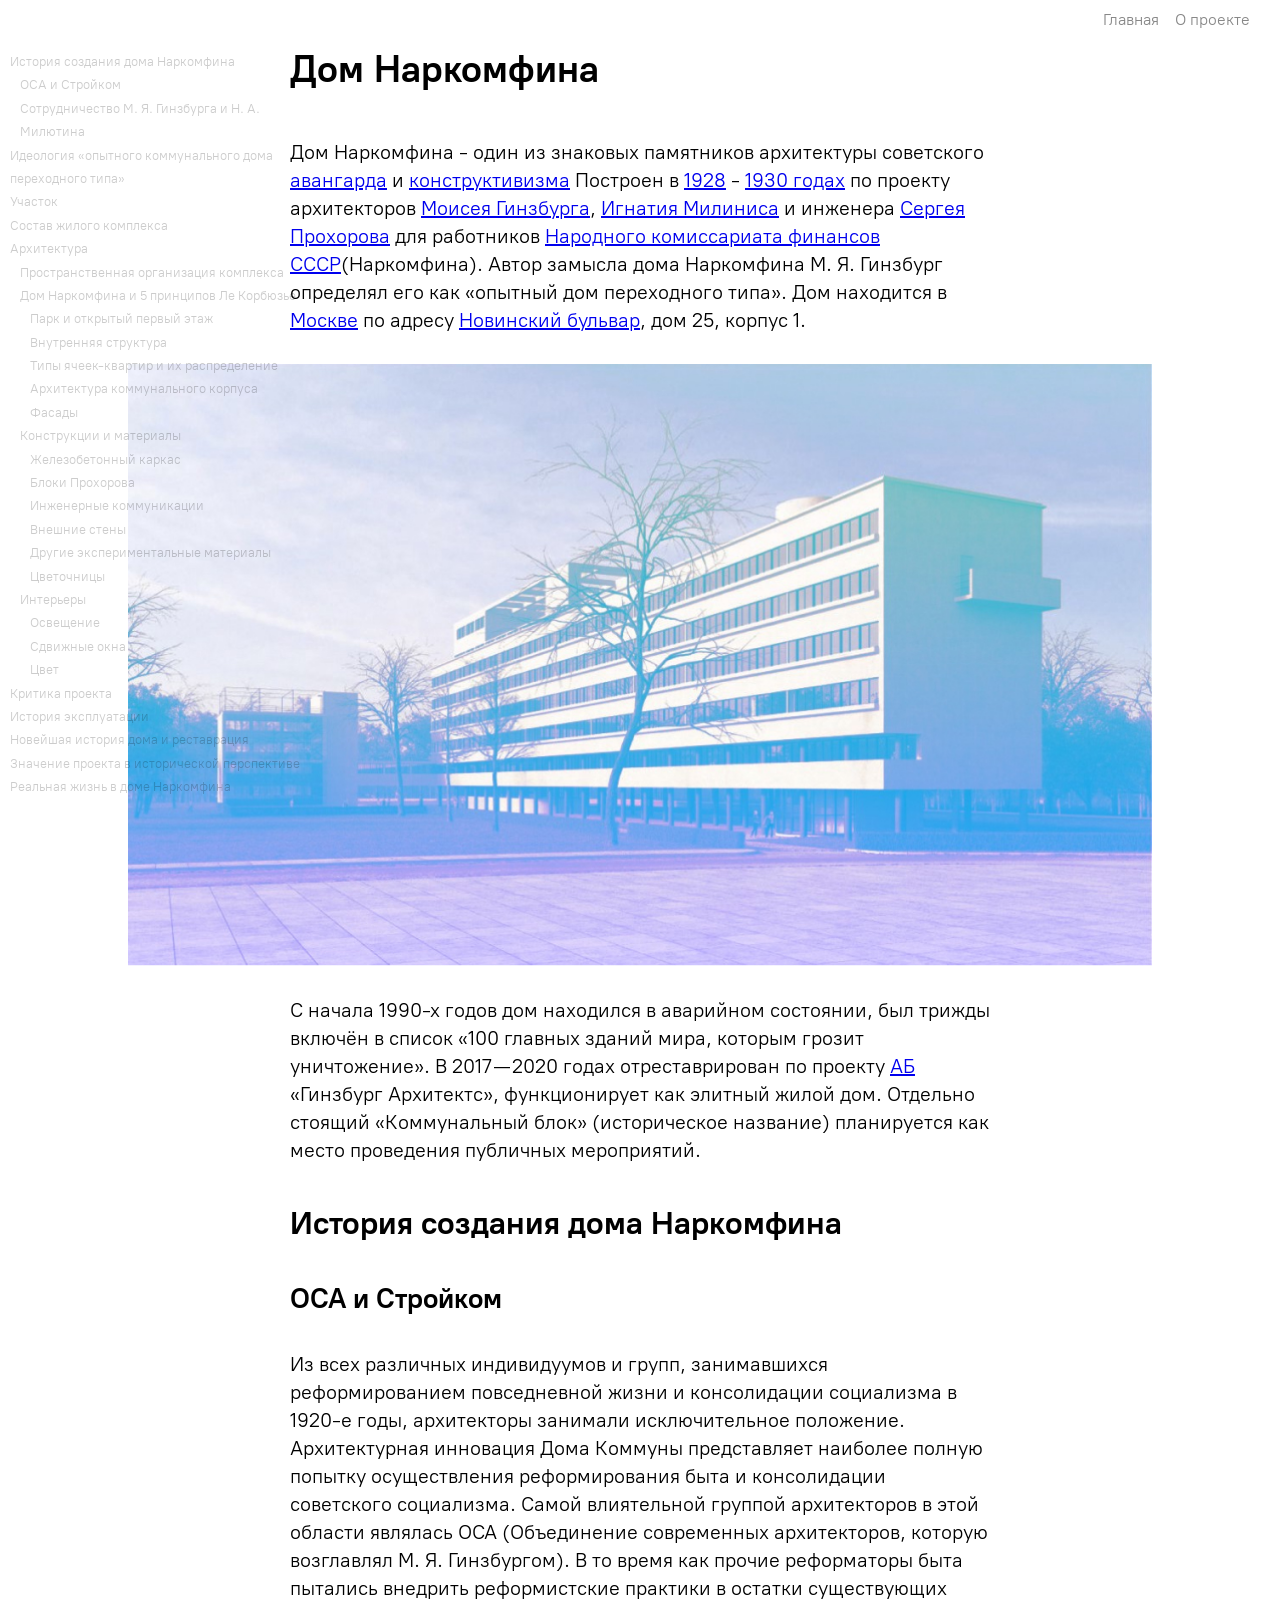
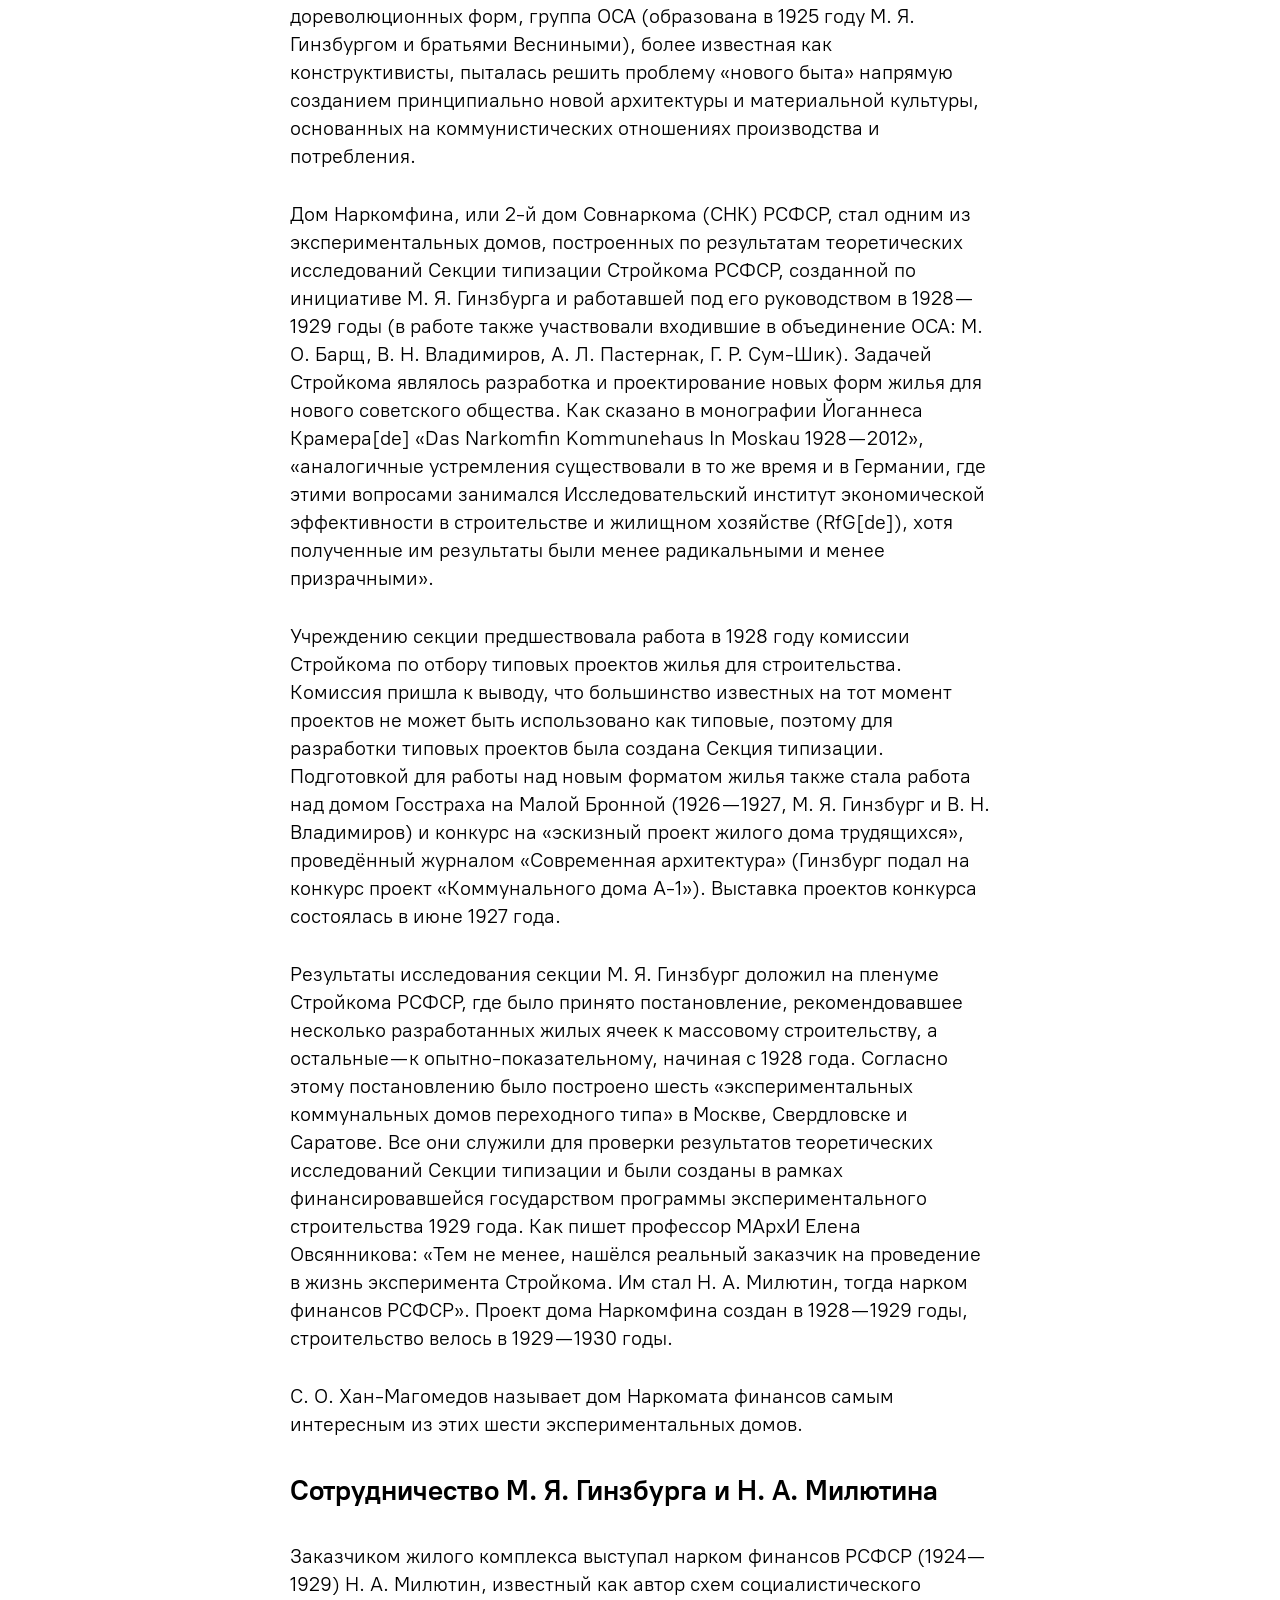
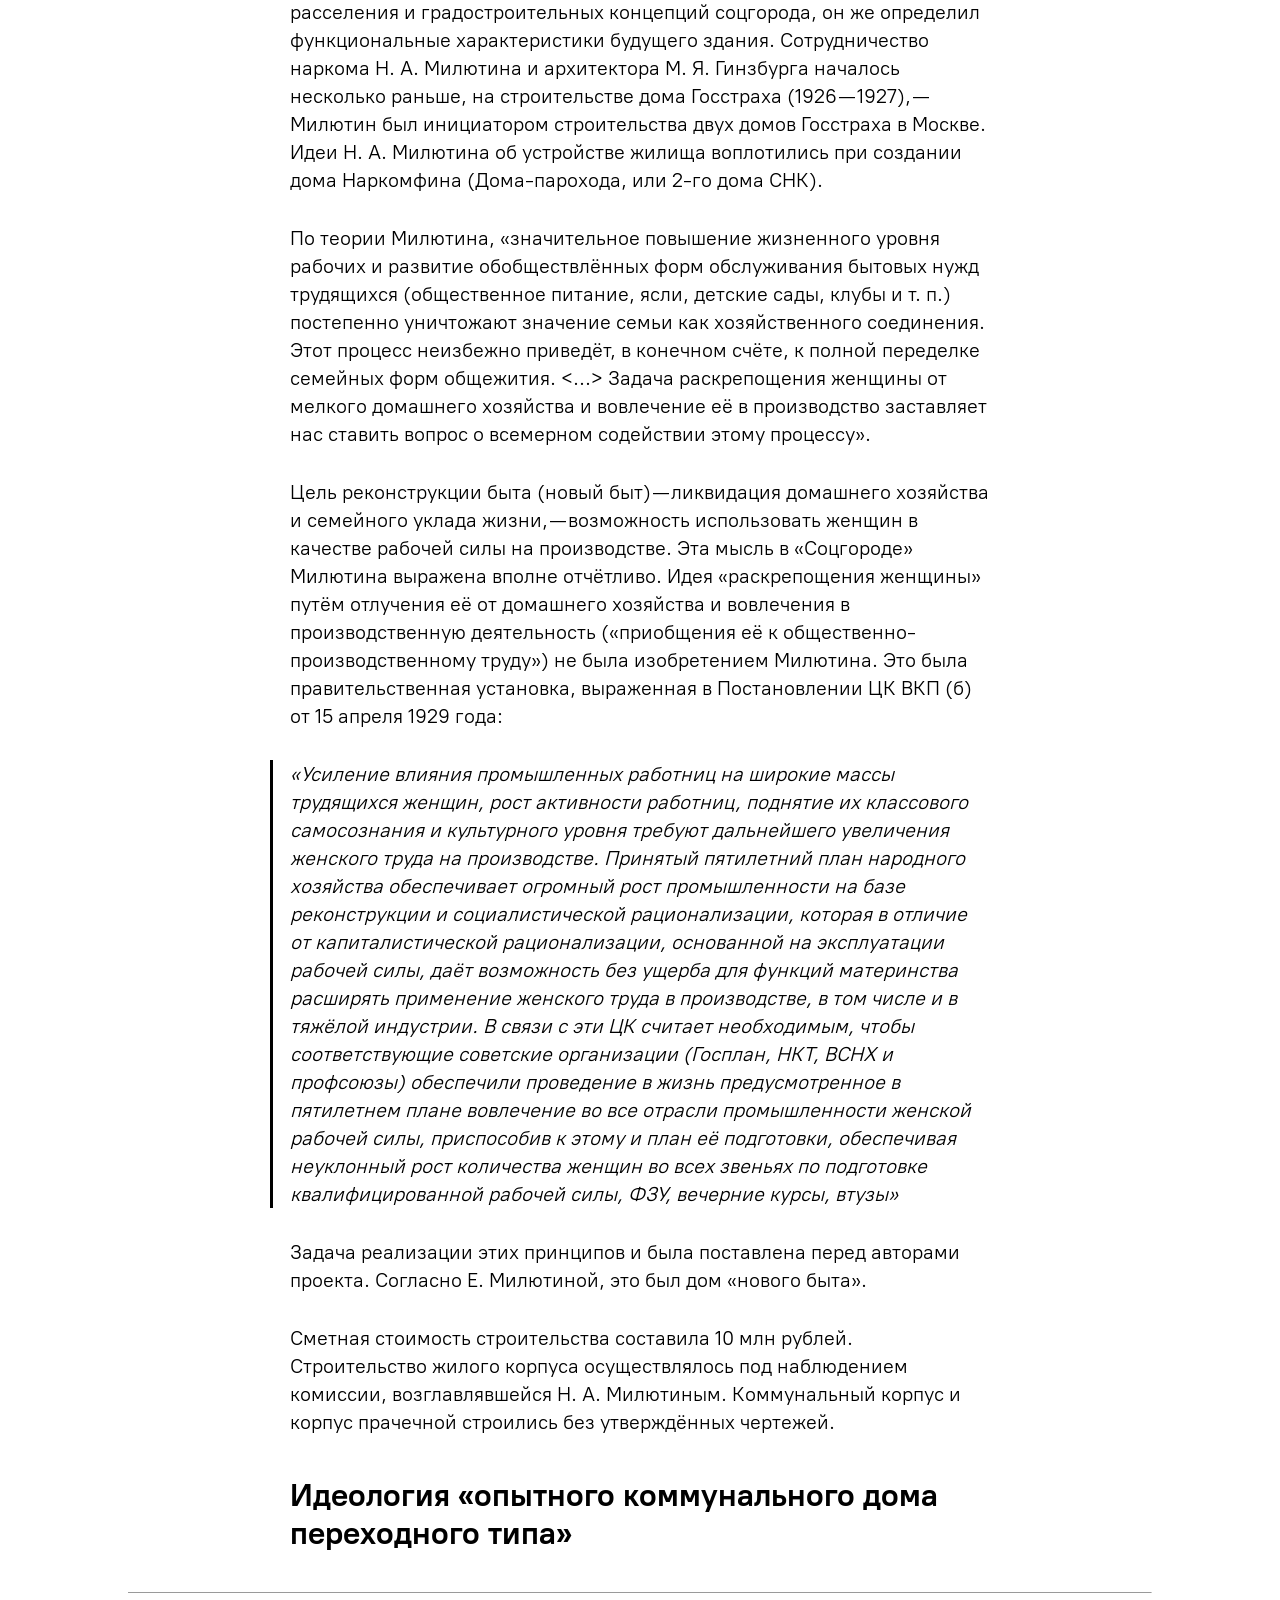
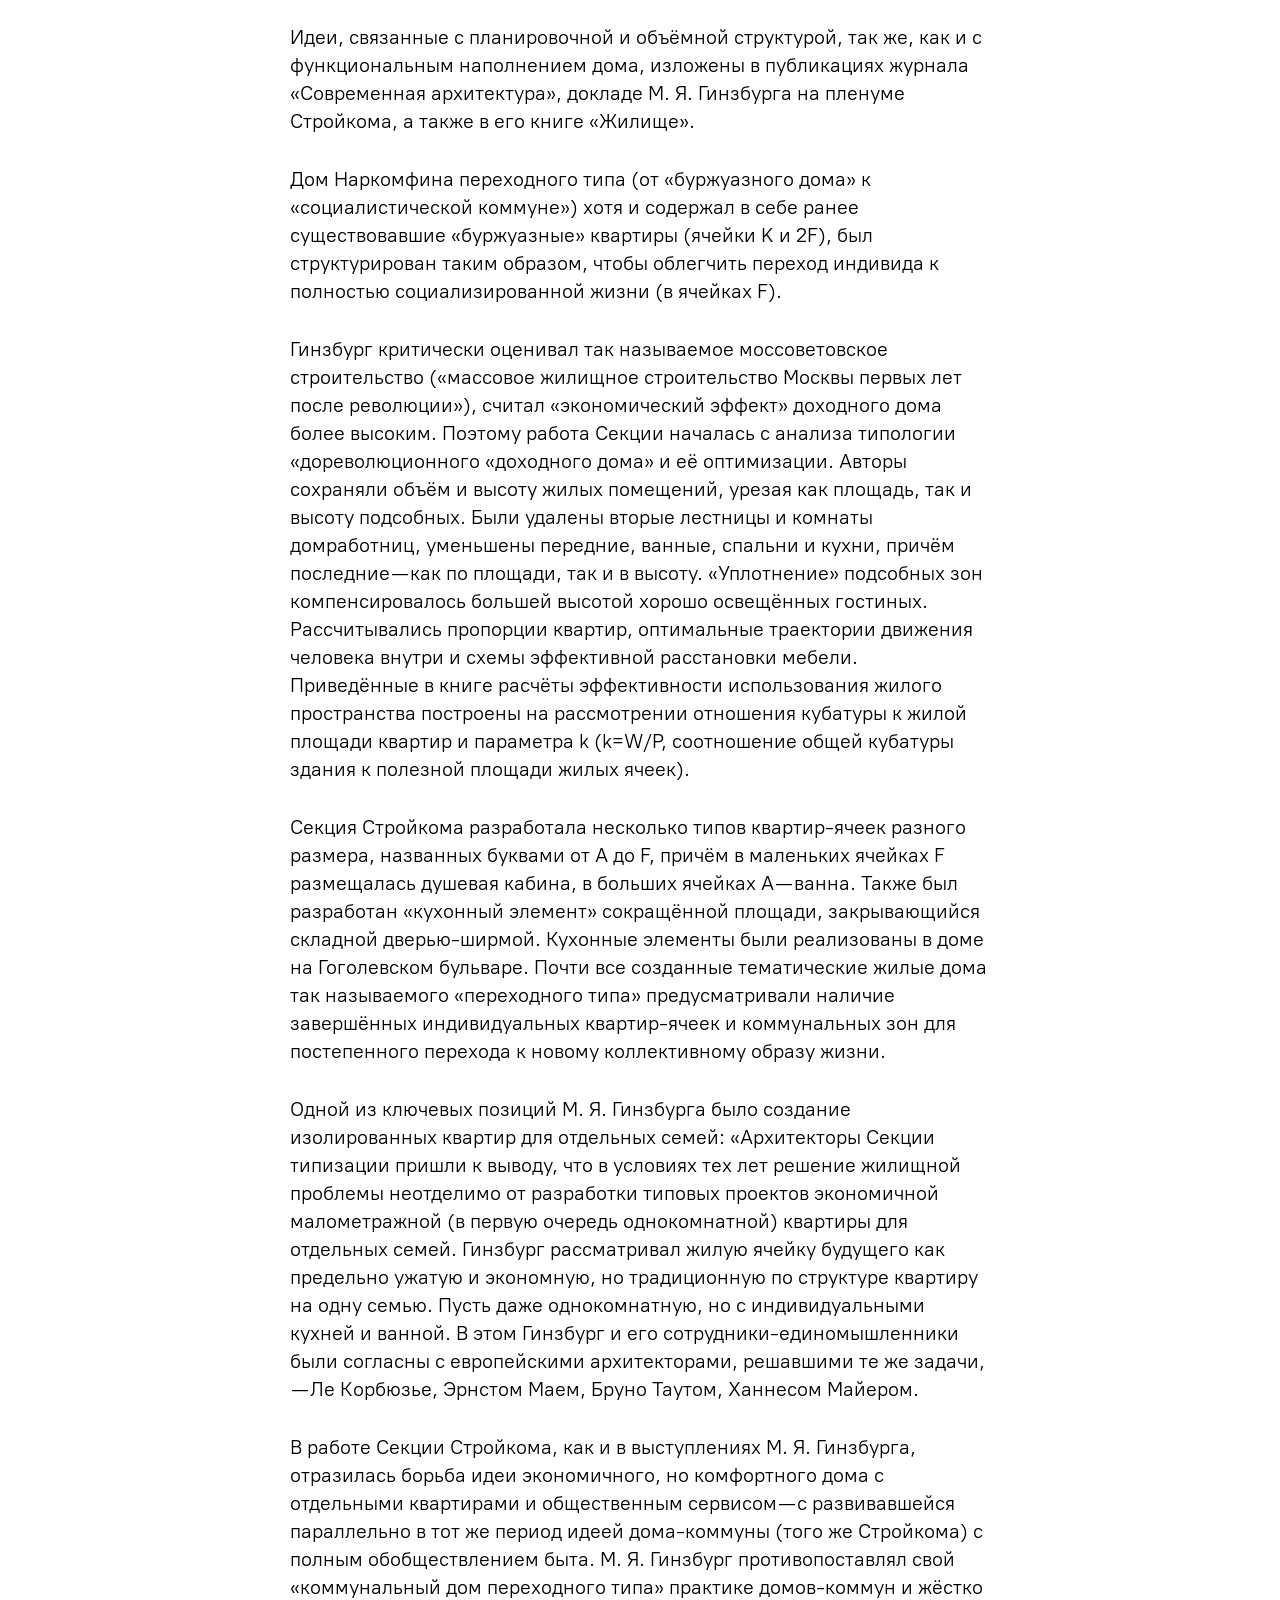
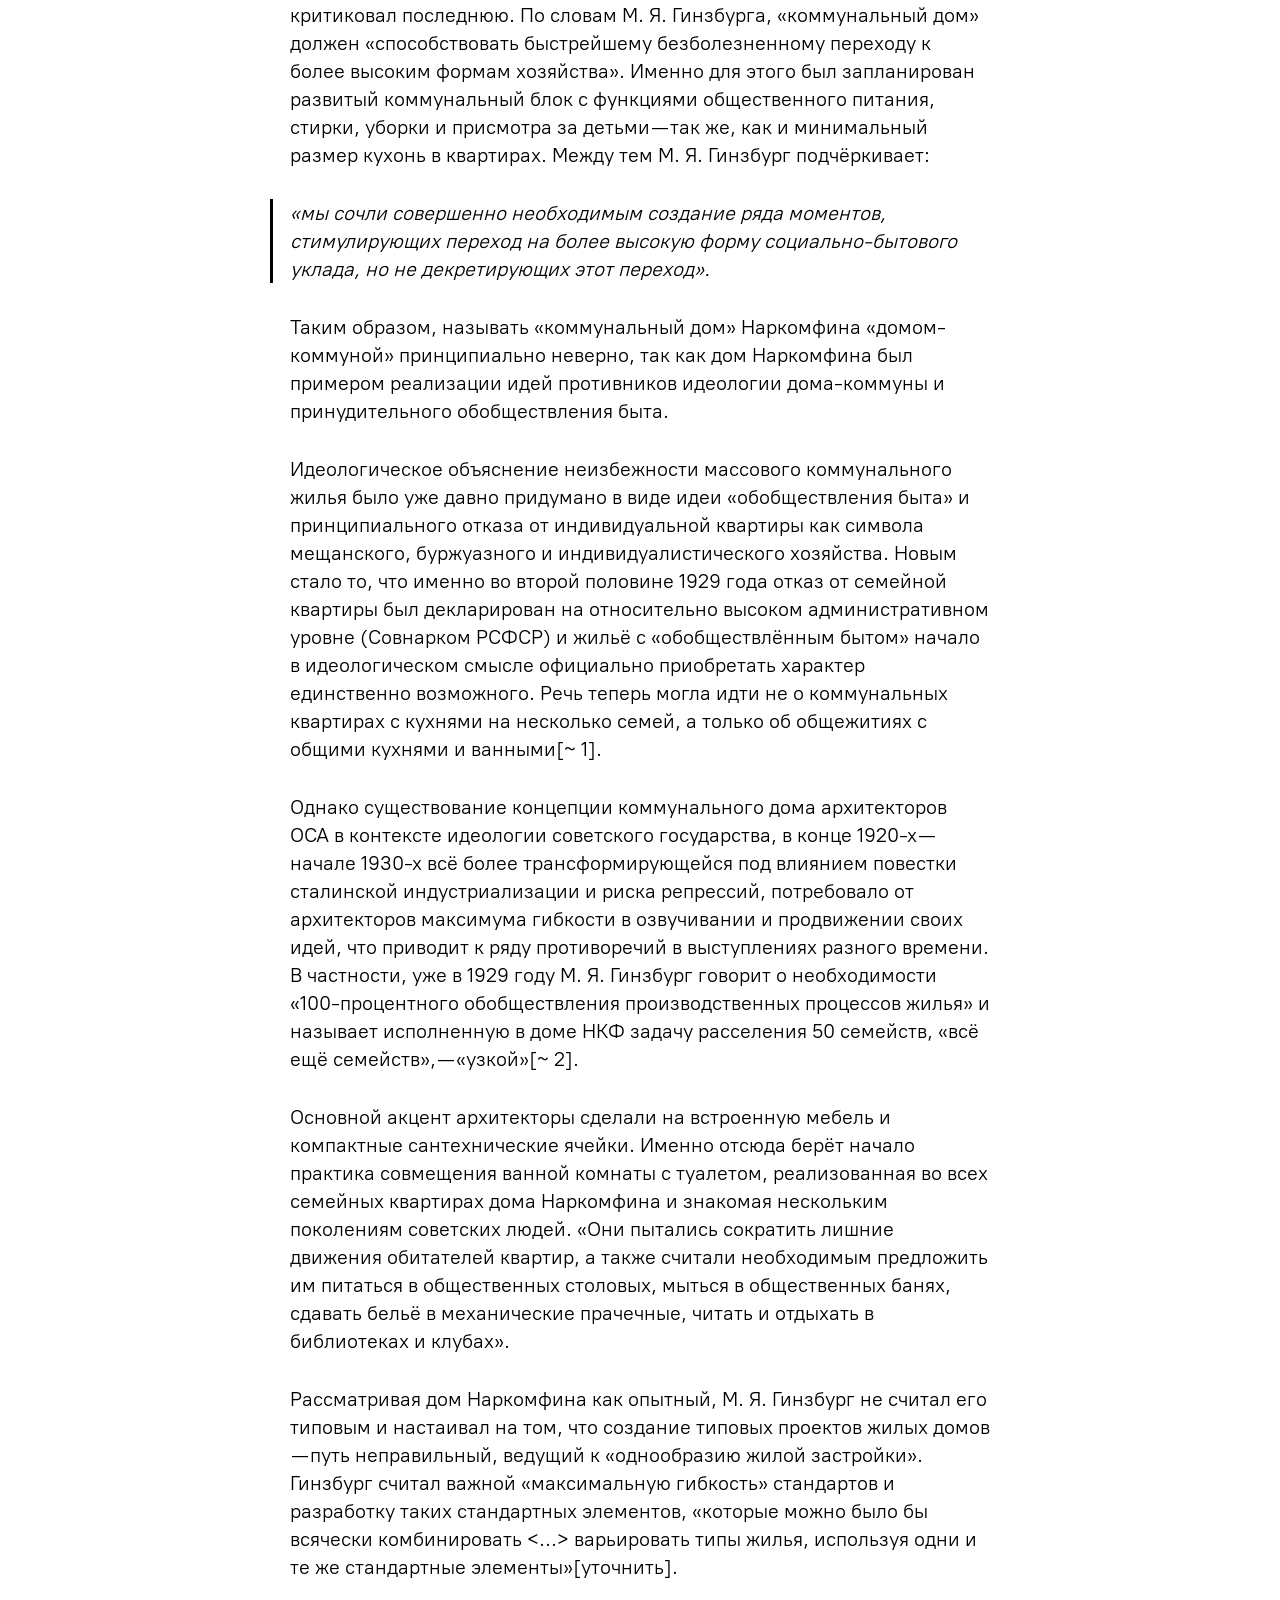
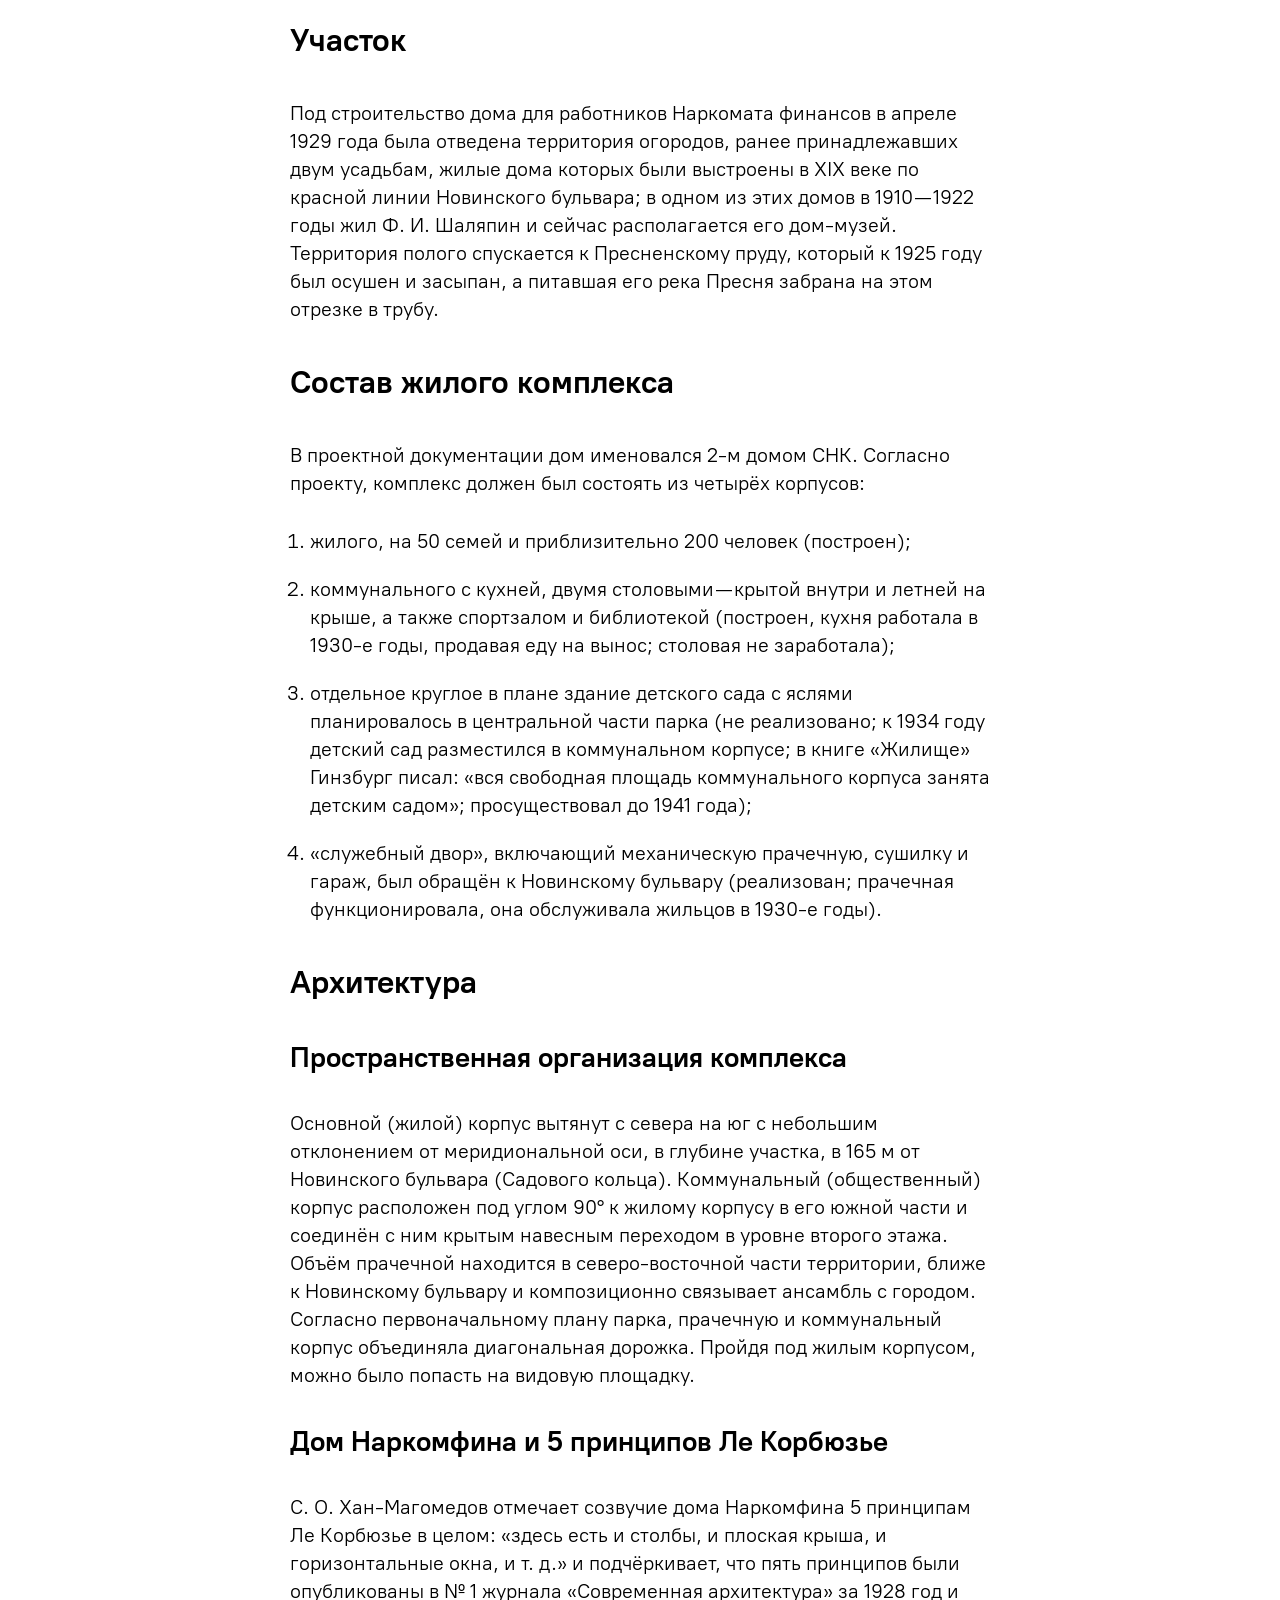
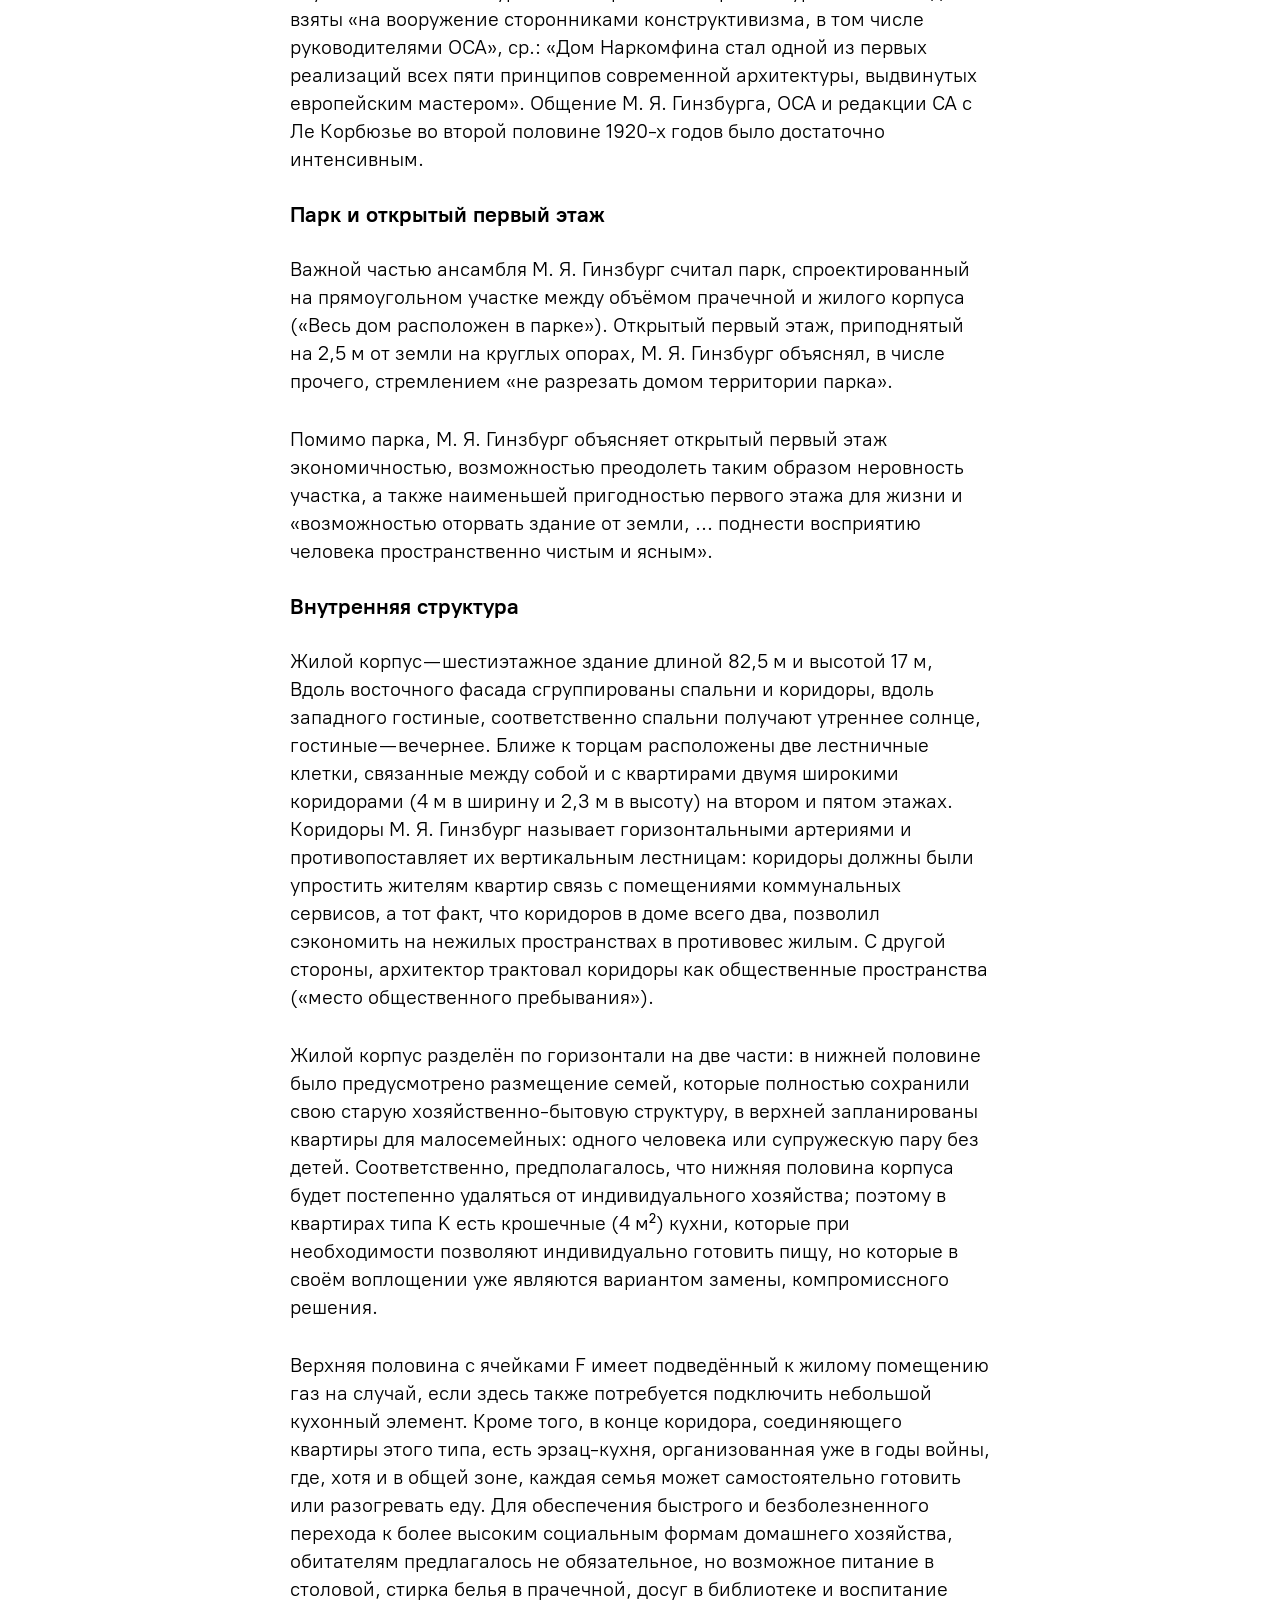
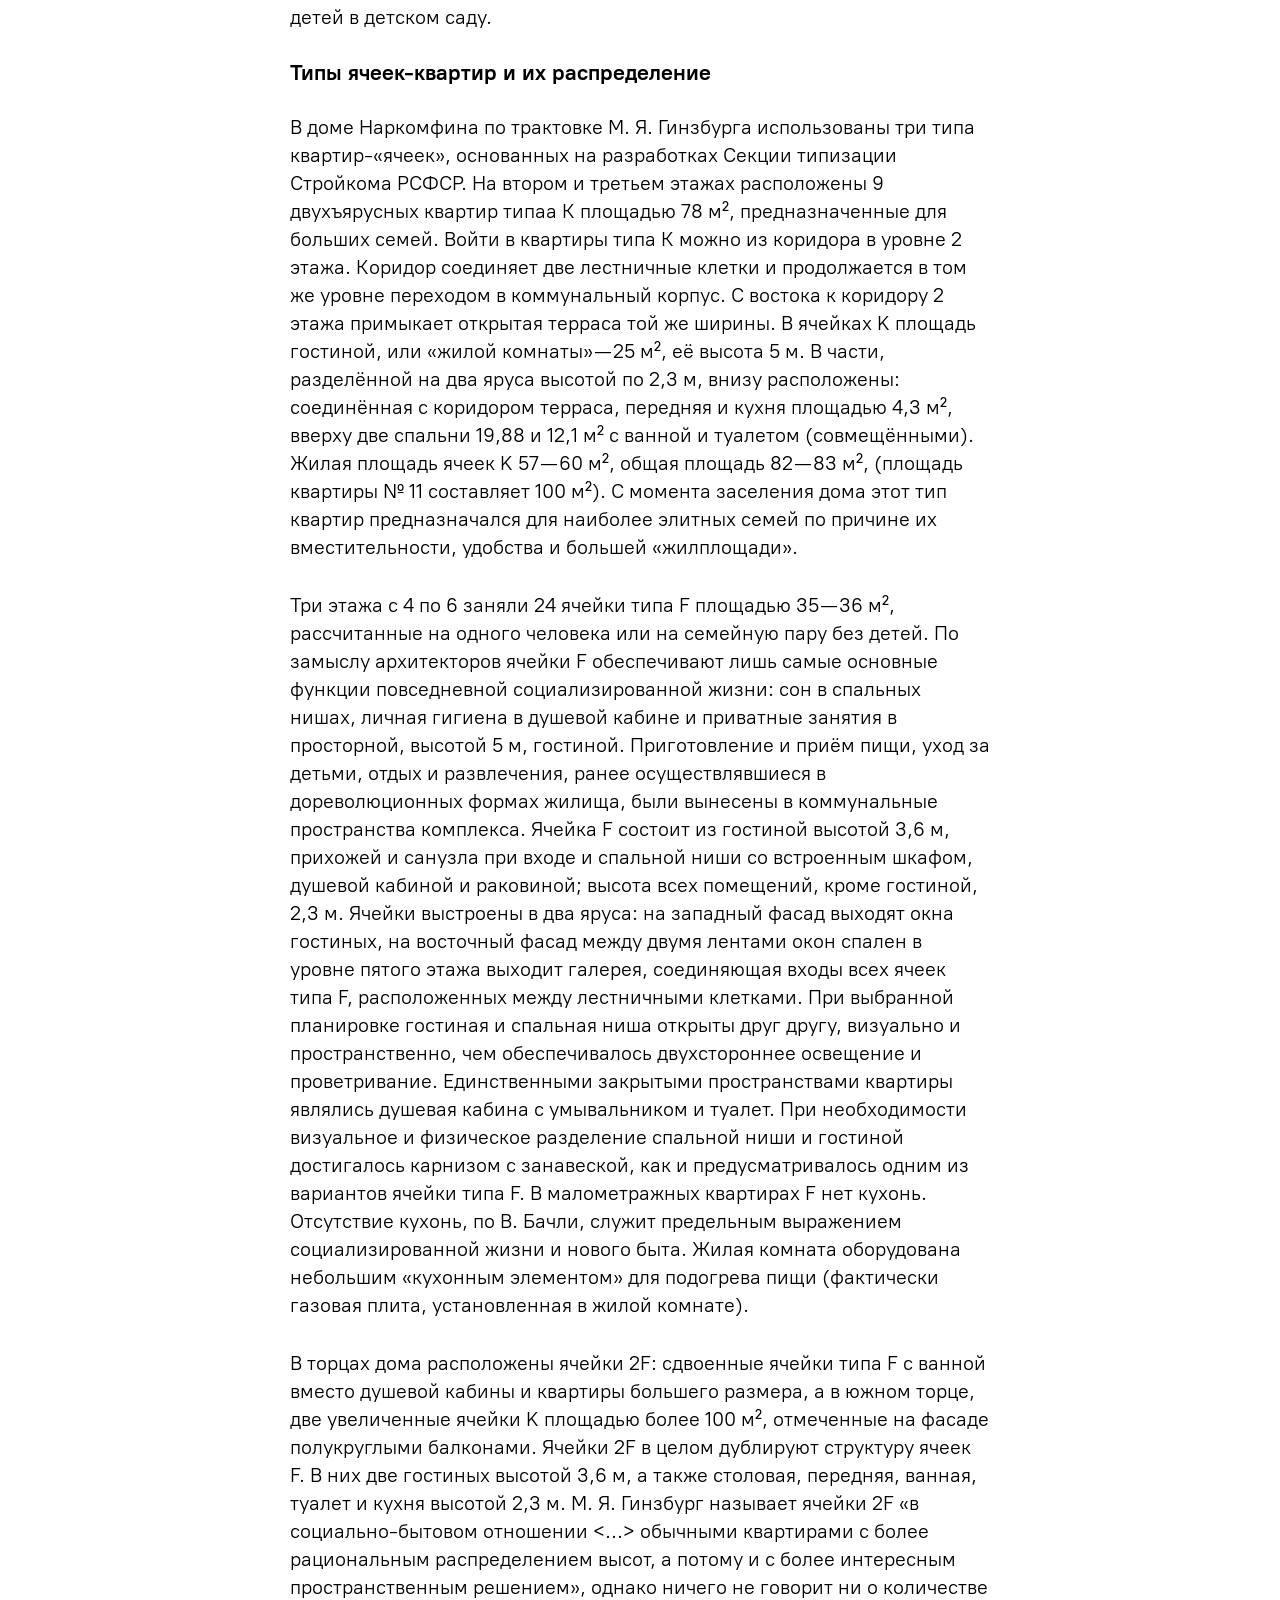
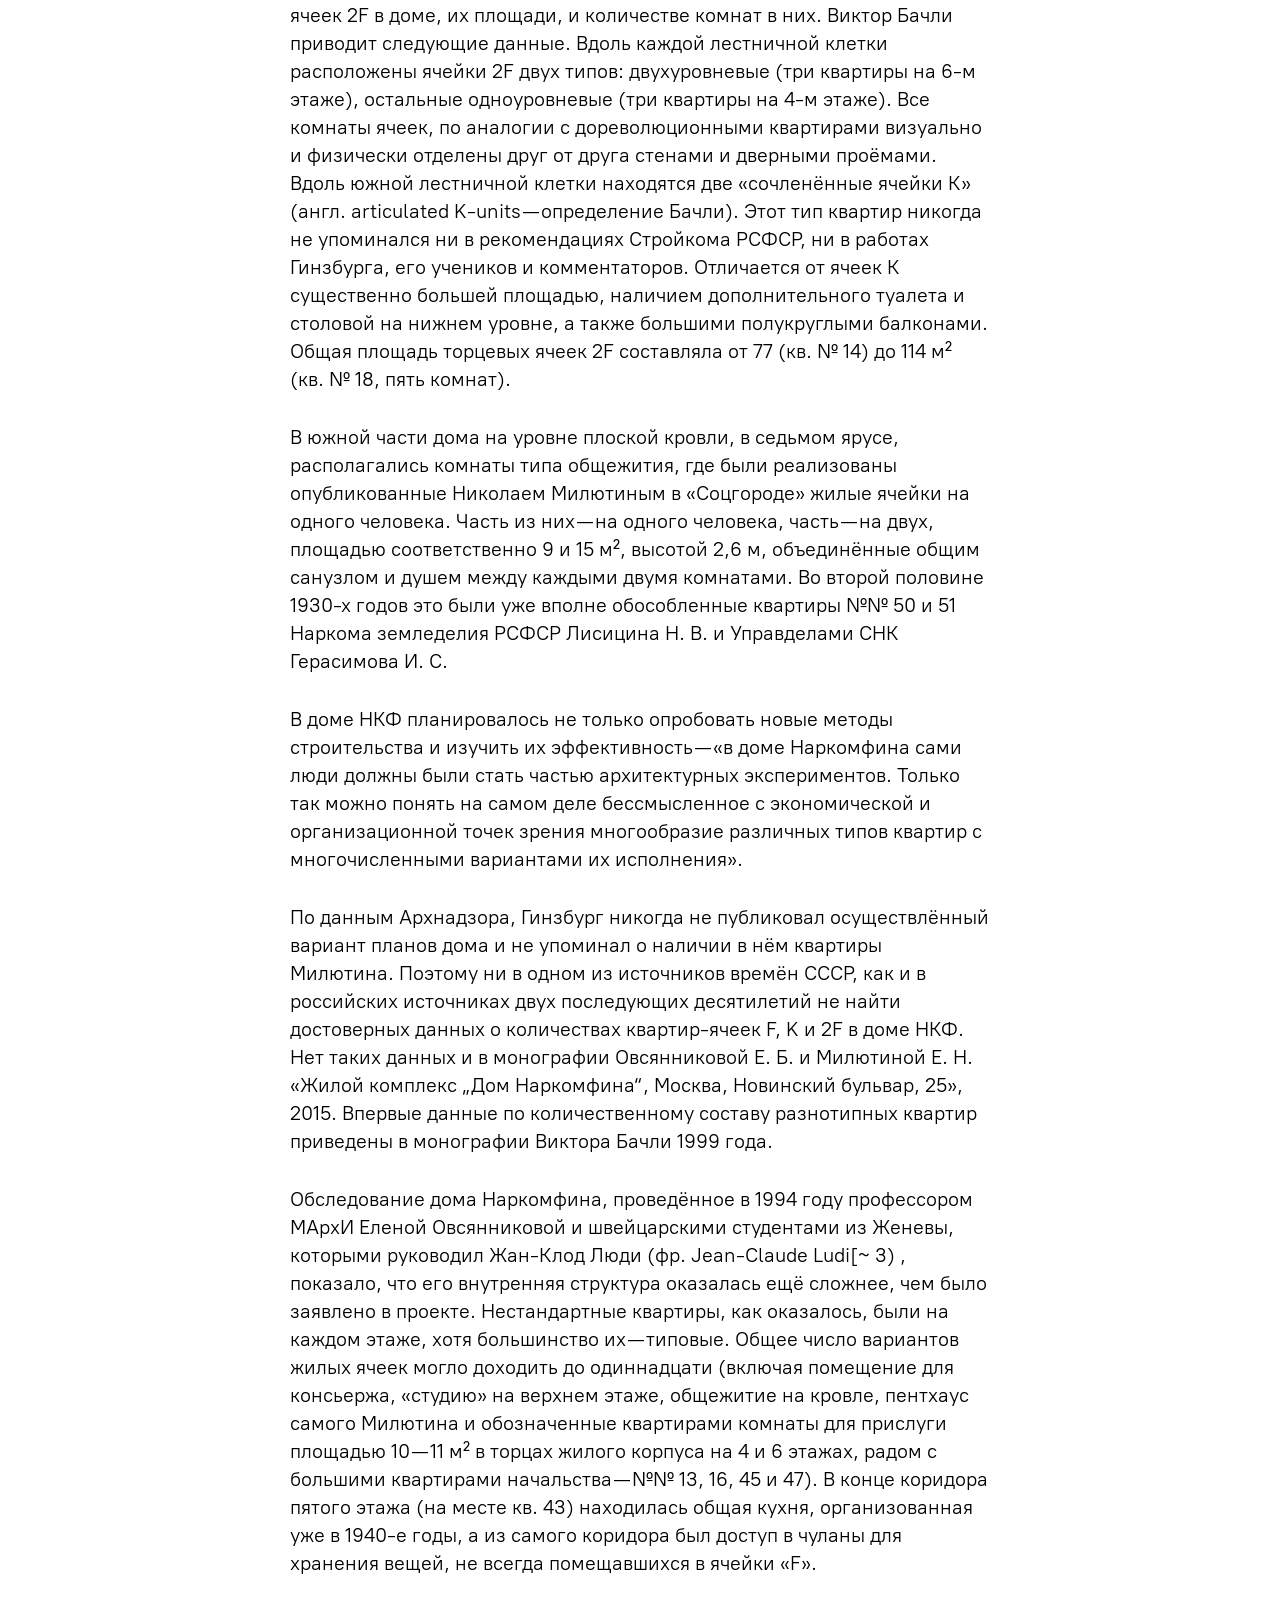
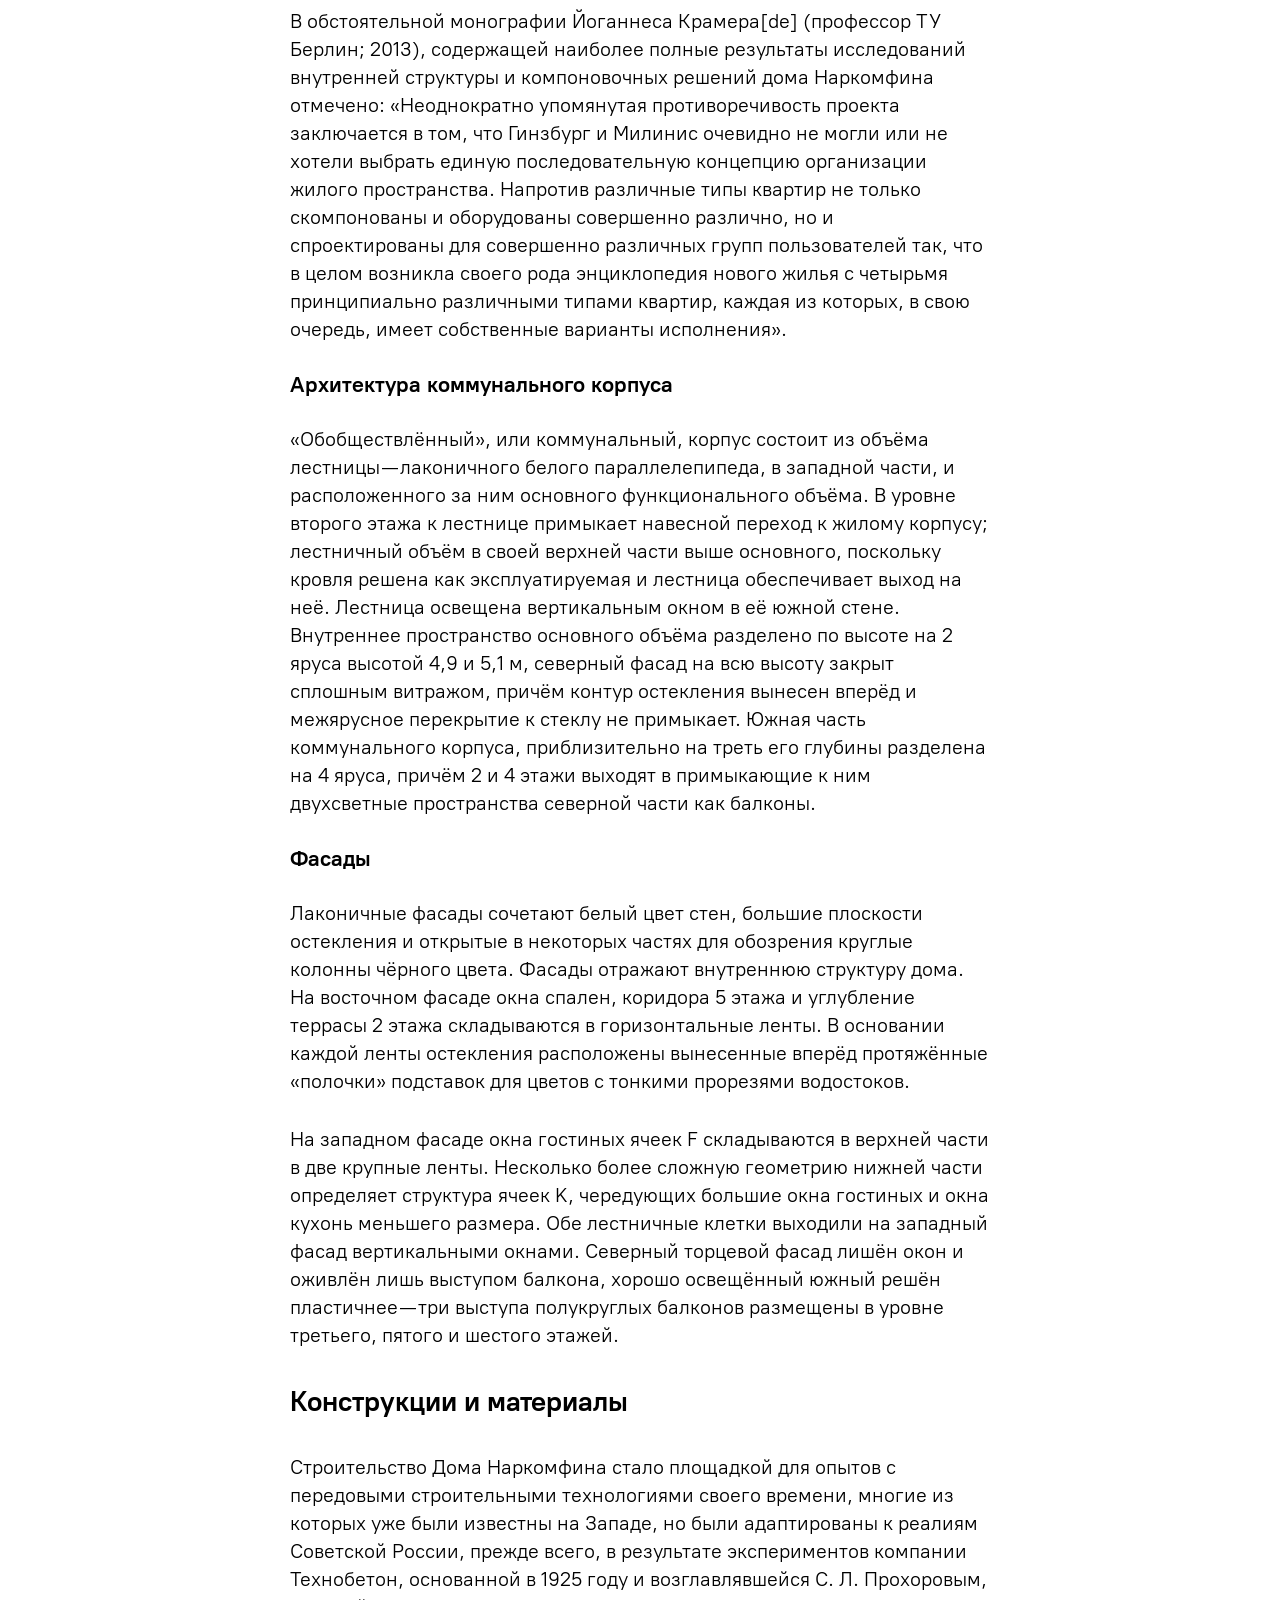
<file: index.html>
<!doctype html>
<html lang="ru">
  <head>
    <meta charset="UTF-8" />
    <meta name="viewport" content="width=device-width, initial-scale=1.0" />
    <title>Дом Наркомфина</title>
    <link rel="stylesheet" href="stylesheets/style.css" />
  </head>
  <body>
    <nav class="menubar">
      <a href="index.html">Главная</a>
      <a href="about.html">О проекте</a>
    </nav>
    <nav class="sidebar">
      <ul>
        <li><a href="#1">История создания дома Наркомфина</a></li>
        <ul>
          <li><a href="#1_1">ОСА и Стройком</a></li>
          <li>
            <a href="#1_2">Сотрудничество М. Я. Гинзбурга и Н. А. Милютина</a>
          </li>
        </ul>
        <li>
          <a href="#2"
            >Идеология «опытного коммунального дома переходного типа»</a
          >
        </li>
        <li><a href="#3">Участок</a></li>
        <li><a href="#4">Состав жилого комплекса</a></li>
        <li><a href="#5">Архитектура</a></li>
        <ul>
          <li><a href="#5_1">Пространственная организация комплекса</a></li>
          <li><a href="#5_2">Дом Наркомфина и 5 принципов Ле Корбюзье</a></li>
          <ul>
            <li><a href="#5_2_1">Парк и открытый первый этаж</a></li>
            <li><a href="#5_2_2"></a>Внутренняя структура</li>
            <li><a href="#5_2_3">Типы ячеек-квартир и их распределение</a></li>
            <li><a href="#5_2_4">Архитектура коммунального корпуса</a></li>
            <li><a href="#5_2_5">Фасады</a></li>
          </ul>
          <li><a href="#5_3">Конструкции и материалы</a></li>
          <ul>
            <li><a href="#5_3_1">Железобетонный каркас</a></li>
            <li><a href="#5_3_2">Блоки Прохорова</a></li>
            <li><a href="#5_3_3">Инженерные коммуникации</a></li>
            <li><a href="#5_3_4">Внешние стены</a></li>
            <li><a href="#5_3_5">Другие экспериментальные материалы</a></li>
            <li><a href="#5_3_6">Цветочницы</a></li>
          </ul>
          <li><a href="#5_4">Интерьеры</a></li>
          <ul>
            <li><a href="#5_4_1">Освещение</a></li>
            <li><a href="#5_4_2">Сдвижные окна</a></li>
            <li><a href="#5_4_3">Цвет</a></li>
          </ul>
        </ul>
        <li><a href="#6">Критика проекта</a></li>
        <li><a href="#7">История эксплуатации</a></li>
        <li><a href="#8">Новейшая история дома и реставрация</a></li>
        <li><a href="#9">Значение проекта в исторической перспективе</a></li>
        <li><a href="#10">Реальная жизнь в доме Наркомфина</a></li>
      </ul>
    </nav>
    <h1>Дом Наркомфина</h1>
    <p>
      <b>Дом Наркомфина</b> - один из знаковых памятников архитектуры советского
      <a
        href="https://ru.wikipedia.org/wiki/%D0%90%D0%B2%D0%B0%D0%BD%D0%B3%D0%B0%D1%80%D0%B4_(%D0%B8%D1%81%D0%BA%D1%83%D1%81%D1%81%D1%82%D0%B2%D0%BE)"
        >авангарда</a
      >
      и
      <a
        href="https://ru.wikipedia.org/wiki/%D0%9A%D0%BE%D0%BD%D1%81%D1%82%D1%80%D1%83%D0%BA%D1%82%D0%B8%D0%B2%D0%B8%D0%B7%D0%BC_(%D0%B8%D1%81%D0%BA%D1%83%D1%81%D1%81%D1%82%D0%B2%D0%BE)"
        >конструктивизма</a
      >
      Построен в
      <a href="https://ru.wikipedia.org/wiki/1928_%D0%B3%D0%BE%D0%B4">1928</a>
      -
      <a href="https://ru.wikipedia.org/wiki/1930_%D0%B3%D0%BE%D0%B4"
        >1930 годах</a
      >
      по проекту архитекторов
      <a
        href="https://ru.wikipedia.org/wiki/%D0%93%D0%B8%D0%BD%D0%B7%D0%B1%D1%83%D1%80%D0%B3,_%D0%9C%D0%BE%D0%B8%D1%81%D0%B5%D0%B9_%D0%AF%D0%BA%D0%BE%D0%B2%D0%BB%D0%B5%D0%B2%D0%B8%D1%87"
        >Моисея Гинзбурга</a
      >,
      <a
        href="https://ru.wikipedia.org/wiki/%D0%9C%D0%B8%D0%BB%D0%B8%D0%BD%D0%B8%D1%81,_%D0%98%D0%B3%D0%BD%D0%B0%D1%82%D0%B8%D0%B9_%D0%A4%D1%80%D0%B0%D0%BD%D1%86%D0%B5%D0%B2%D0%B8%D1%87"
        >Игнатия Милиниса</a
      >
      и инженера
      <a
        href="https://ru.wikipedia.org/wiki/%D0%A1%D0%B5%D1%80%D0%B3%D0%B5%D0%B9_%D0%9B%D1%8C%D0%B2%D0%BE%D0%B2%D0%B8%D1%87_%D0%9F%D1%80%D0%BE%D1%85%D0%BE%D1%80%D0%BE%D0%B2"
        >Сергея Прохорова</a
      >
      для работников
      <a
        href="https://ru.wikipedia.org/wiki/%D0%9D%D0%B0%D1%80%D0%BE%D0%B4%D0%BD%D1%8B%D0%B9_%D0%BA%D0%BE%D0%BC%D0%B8%D1%81%D1%81%D0%B0%D1%80%D0%B8%D0%B0%D1%82_%D1%84%D0%B8%D0%BD%D0%B0%D0%BD%D1%81%D0%BE%D0%B2_%D0%A1%D0%A1%D0%A1%D0%A0"
        >Народного комиссариата финансов СССР</a
      >(Наркомфина). Автор замысла дома Наркомфина М. Я. Гинзбург определял его
      как «опытный дом переходного типа». Дом находится в
      <a
        href="https://ru.wikipedia.org/wiki/%D0%9C%D0%BE%D1%81%D0%BA%D0%B2%D0%B0"
        >Москве</a
      >
      по адресу
      <a
        href="https://ru.wikipedia.org/wiki/%D0%9D%D0%BE%D0%B2%D0%B8%D0%BD%D1%81%D0%BA%D0%B8%D0%B9_%D0%B1%D1%83%D0%BB%D1%8C%D0%B2%D0%B0%D1%80"
        >Новинский бульвар</a
      >, дом 25, корпус 1.
    </p>
    <img src="images/narkomfin.jpg" alt="" />
    <p>
      С начала 1990-х годов дом находился в аварийном состоянии, был трижды
      включён в список «100 главных зданий мира, которым грозит уничтожение». В
      2017—2020 годах отреставрирован по проекту
      <a
        href="https://ru.wikipedia.org/wiki/%D0%90%D1%80%D1%85%D0%B8%D1%82%D0%B5%D0%BA%D1%82%D1%83%D1%80%D0%BD%D0%BE%D0%B5_%D0%B1%D1%8E%D1%80%D0%BE"
        >АБ</a
      >
      «Гинзбург Архитектс», функционирует как элитный жилой дом. Отдельно
      стоящий «Коммунальный блок» (историческое название) планируется как место
      проведения публичных мероприятий.
    </p>

    <h2 id="1">История создания дома Наркомфина</h2>

    <h3 id="1_1">ОСА и Стройком</h3>
    <p>
      Из всех различных индивидуумов и групп, занимавшихся реформированием
      повседневной жизни и консолидации социализма в 1920-е годы, архитекторы
      занимали исключительное положение. Архитектурная инновация Дома Коммуны
      представляет наиболее полную попытку осуществления реформирования быта и
      консолидации советского социализма. Самой влиятельной группой архитекторов
      в этой области являлась ОСА (Объединение современных архитекторов, которую
      возглавлял М. Я. Гинзбургом). В то время как прочие реформаторы быта
      пытались внедрить реформистские практики в остатки существующих
      дореволюционных форм, группа ОСА (образована в 1925 году М. Я. Гинзбургом
      и братьями Весниными), более известная как конструктивисты, пыталась
      решить проблему «нового быта» напрямую созданием принципиально новой
      архитектуры и материальной культуры, основанных на коммунистических
      отношениях производства и потребления.
    </p>
    <p>
      Дом Наркомфина, или 2-й дом Совнаркома (СНК) РСФСР, стал одним из
      экспериментальных домов, построенных по результатам теоретических
      исследований Секции типизации Стройкома РСФСР, созданной по инициативе М.
      Я. Гинзбурга и работавшей под его руководством в 1928—1929 годы (в работе
      также участвовали входившие в объединение ОСА: М. О. Барщ, В. Н.
      Владимиров, А. Л. Пастернак, Г. Р. Сум-Шик). Задачей Стройкома являлось
      разработка и проектирование новых форм жилья для нового советского
      общества. Как сказано в монографии Йоганнеса Крамера[de] «Das Narkomfin
      Kommunehaus In Moskau 1928—2012»,
      <i
        >«аналогичные устремления существовали в то же время и в Германии, где
        этими вопросами занимался Исследовательский институт экономической
        эффективности в строительстве и жилищном хозяйстве (RfG[de]), хотя
        полученные им результаты были менее радикальными и менее призрачными».
      </i>
    </p>
    <p>
      Учреждению секции предшествовала работа в 1928 году комиссии Стройкома по
      отбору типовых проектов жилья для строительства. Комиссия пришла к выводу,
      что большинство известных на тот момент проектов не может быть
      использовано как типовые, поэтому для разработки типовых проектов была
      создана Секция типизации. Подготовкой для работы над новым форматом жилья
      также стала работа над домом Госстраха на Малой Бронной (1926—1927, М. Я.
      Гинзбург и В. Н. Владимиров) и конкурс на «эскизный проект жилого дома
      трудящихся», проведённый журналом «Современная архитектура» (Гинзбург
      подал на конкурс проект «Коммунального дома А-1»). Выставка проектов
      конкурса состоялась в июне 1927 года.
    </p>
    <p>
      Результаты исследования секции М. Я. Гинзбург доложил на пленуме Стройкома
      РСФСР, где было принято постановление, рекомендовавшее несколько
      разработанных жилых ячеек к массовому строительству, а остальные — к
      опытно-показательному, начиная с 1928 года. Согласно этому постановлению
      было построено шесть «экспериментальных коммунальных домов переходного
      типа» в Москве, Свердловске и Саратове. Все они служили для проверки
      результатов теоретических исследований Секции типизации и были созданы в
      рамках финансировавшейся государством программы экспериментального
      строительства 1929 года. Как пишет профессор МАрхИ Елена Овсянникова: «Тем
      не менее, нашёлся реальный заказчик на проведение в жизнь эксперимента
      Стройкома. Им стал Н. А. Милютин, тогда нарком финансов РСФСР». Проект
      дома Наркомфина создан в 1928—1929 годы, строительство велось в 1929—1930
      годы.
    </p>
    <p>
      С. О. Хан-Магомедов называет дом Наркомата финансов самым интересным из
      этих шести экспериментальных домов.
    </p>
    <h3 id="1_2">Сотрудничество М. Я. Гинзбурга и Н. А. Милютина</h3>
    <p>
      Заказчиком жилого комплекса выступал нарком финансов РСФСР (1924—1929) Н.
      А. Милютин, известный как автор схем социалистического расселения и
      градостроительных концепций соцгорода, он же определил функциональные
      характеристики будущего здания. Сотрудничество наркома Н. А. Милютина и
      архитектора М. Я. Гинзбурга началось несколько раньше, на строительстве
      дома Госстраха (1926—1927), — Милютин был инициатором строительства двух
      домов Госстраха в Москве. Идеи Н. А. Милютина об устройстве жилища
      воплотились при создании дома Наркомфина (Дома-парохода, или 2-го дома
      СНК).
    </p>
    <p>
      По теории Милютина,
      <i>
        «значительное повышение жизненного уровня рабочих и развитие
        обобществлённых форм обслуживания бытовых нужд трудящихся (общественное
        питание, ясли, детские сады, клубы и т. п.) постепенно уничтожают
        значение семьи как хозяйственного соединения. Этот процесс неизбежно
        приведёт, в конечном счёте, к полной переделке семейных форм общежития.
        <…> Задача раскрепощения женщины от мелкого домашнего хозяйства и
        вовлечение её в производство заставляет нас ставить вопрос о всемерном
        содействии этому процессу».
      </i>
    </p>
    <p>
      Цель реконструкции быта (<i>новый быт</i>) — ликвидация домашнего
      хозяйства и семейного уклада жизни, — возможность использовать женщин в
      качестве рабочей силы на производстве. Эта мысль в «Соцгороде» Милютина
      выражена вполне отчётливо. Идея «раскрепощения женщины» путём отлучения её
      от домашнего хозяйства и вовлечения в производственную деятельность
      («приобщения её к общественно-производственному труду») не была
      изобретением Милютина. Это была правительственная установка, выраженная в
      Постановлении ЦК ВКП (б) от 15 апреля 1929 года:
    </p>
    <blockquote class="redBlockquote">
      «Усиление влияния промышленных работниц на широкие массы трудящихся
      женщин, рост активности работниц, поднятие их классового самосознания и
      культурного уровня требуют дальнейшего увеличения женского труда на
      производстве. Принятый пятилетний план народного хозяйства обеспечивает
      огромный рост промышленности на базе реконструкции и социалистической
      рационализации, которая в отличие от капиталистической рационализации,
      основанной на эксплуатации рабочей силы, даёт возможность без ущерба для
      функций материнства расширять применение женского труда в производстве, в
      том числе и в тяжёлой индустрии. В связи с эти ЦК считает необходимым,
      чтобы соответствующие советские организации (Госплан, НКТ, ВСНХ и
      профсоюзы) обеспечили проведение в жизнь предусмотренное в пятилетнем
      плане вовлечение во все отрасли промышленности женской рабочей силы,
      приспособив к этому и план её подготовки, обеспечивая неуклонный рост
      количества женщин во всех звеньях по подготовке квалифицированной рабочей
      силы, ФЗУ, вечерние курсы, втузы»
    </blockquote>
    <p>
      Задача реализации этих принципов и была поставлена перед авторами проекта.
      Согласно Е. Милютиной, это был дом «нового быта».
    </p>
    <p>
      Сметная стоимость строительства составила 10 млн рублей. Строительство
      жилого корпуса осуществлялось под наблюдением комиссии, возглавлявшейся Н.
      А. Милютиным. Коммунальный корпус и корпус прачечной строились без
      утверждённых чертежей.
    </p>
    <h2 id="2">Идеология «опытного коммунального дома переходного типа»</h2>
    <hr />
    <p>
      Идеи, связанные с планировочной и объёмной структурой, так же, как и с
      функциональным наполнением дома, изложены в публикациях журнала
      «Современная архитектура», докладе М. Я. Гинзбурга на пленуме Стройкома, а
      также в его книге «Жилище».
    </p>
    <p>
      Дом Наркомфина переходного типа (от «буржуазного дома» к «социалистической
      коммуне») хотя и содержал в себе ранее существовавшие «буржуазные»
      квартиры (ячейки K и 2F), был структурирован таким образом, чтобы
      облегчить переход индивида к полностью социализированной жизни (в ячейках
      F).
    </p>
    <p>
      Гинзбург критически оценивал так называемое моссоветовское строительство
      («массовое жилищное строительство Москвы первых лет после революции»),
      считал «экономический эффект» доходного дома более высоким. Поэтому работа
      Секции началась с анализа типологии «дореволюционного «доходного дома» и
      её оптимизации. Авторы сохраняли объём и высоту жилых помещений, урезая
      как площадь, так и высоту подсобных. Были удалены вторые лестницы и
      комнаты домработниц, уменьшены передние, ванные, спальни и кухни, причём
      последние — как по площади, так и в высоту. «Уплотнение» подсобных зон
      компенсировалось большей высотой хорошо освещённых гостиных.
      Рассчитывались пропорции квартир, оптимальные траектории движения человека
      внутри и схемы эффективной расстановки мебели. Приведённые в книге расчёты
      эффективности использования жилого пространства построены на рассмотрении
      отношения кубатуры к жилой площади квартир и параметра k (k=W/P,
      соотношение общей кубатуры здания к полезной площади жилых ячеек).
    </p>
    <p>
      Секция Стройкома разработала несколько типов квартир-ячеек разного
      размера, названных буквами от A до F, причём в маленьких ячейках F
      размещалась душевая кабина, в больших ячейках А — ванна. Также был
      разработан «кухонный элемент» сокращённой площади, закрывающийся складной
      дверью-ширмой. Кухонные элементы были реализованы в доме на Гоголевском
      бульваре. Почти все созданные тематические жилые дома так называемого
      «переходного типа» предусматривали наличие завершённых индивидуальных
      квартир-ячеек и коммунальных зон для постепенного перехода к новому
      коллективному образу жизни.
    </p>
    <p>
      Одной из ключевых позиций М. Я. Гинзбурга было создание изолированных
      квартир для отдельных семей: «Архитекторы Секции типизации пришли к
      выводу, что в условиях тех лет решение жилищной проблемы неотделимо от
      разработки типовых проектов экономичной малометражной (в первую очередь
      однокомнатной) квартиры для отдельных семей. Гинзбург рассматривал жилую
      ячейку будущего как предельно ужатую и экономную, но традиционную по
      структуре квартиру на одну семью. Пусть даже однокомнатную, но с
      индивидуальными кухней и ванной. В этом Гинзбург и его
      сотрудники-единомышленники были согласны с европейскими архитекторами,
      решавшими те же задачи, — Ле Корбюзье, Эрнстом Маем, Бруно Таутом,
      Ханнесом Майером.
    </p>
    <p>
      В работе Секции Стройкома, как и в выступлениях М. Я. Гинзбурга,
      отразилась борьба идеи экономичного, но комфортного дома с отдельными
      квартирами и общественным сервисом — с развивавшейся параллельно в тот же
      период идеей дома-коммуны (того же Стройкома) с полным обобществлением
      быта. М. Я. Гинзбург противопоставлял свой «коммунальный дом переходного
      типа» практике домов-коммун и жёстко критиковал последнюю. По словам М. Я.
      Гинзбурга, «коммунальный дом» должен
      <i
        >«способствовать быстрейшему безболезненному переходу к более высоким
        формам хозяйства»</i
      >. Именно для этого был запланирован развитый коммунальный блок с
      функциями общественного питания, стирки, уборки и присмотра за детьми —
      так же, как и минимальный размер кухонь в квартирах. Между тем М. Я.
      Гинзбург подчёркивает:
    </p>
    <blockquote>
      <i
        >«мы сочли совершенно необходимым создание ряда моментов, стимулирующих
        переход на более высокую форму социально-бытового уклада, но не
        декретирующих этот переход».</i
      >
    </blockquote>
    <p>
      Таким образом, называть «коммунальный дом» Наркомфина «домом-коммуной»
      принципиально неверно, так как дом Наркомфина был примером реализации идей
      противников идеологии дома-коммуны и принудительного обобществления быта.
    </p>
    <p>
      Идеологическое объяснение неизбежности массового коммунального жилья было
      уже давно придумано в виде идеи «обобществления быта» и принципиального
      отказа от индивидуальной квартиры как символа мещанского, буржуазного и
      индивидуалистического хозяйства. Новым стало то, что именно во второй
      половине 1929 года отказ от семейной квартиры был декларирован на
      относительно высоком административном уровне (Совнарком РСФСР) и жильё с
      «обобществлённым бытом» начало в идеологическом смысле официально
      приобретать характер единственно возможного. Речь теперь могла идти не о
      коммунальных квартирах с кухнями на несколько семей, а только об
      общежитиях с общими кухнями и ванными[~ 1].
    </p>
    <p>
      Однако существование концепции коммунального дома архитекторов ОСА в
      контексте идеологии советского государства, в конце 1920-х — начале 1930-х
      всё более трансформирующейся под влиянием повестки сталинской
      индустриализации и риска репрессий, потребовало от архитекторов максимума
      гибкости в озвучивании и продвижении своих идей, что приводит к ряду
      противоречий в выступлениях разного времени. В частности, уже в 1929 году
      М. Я. Гинзбург говорит о необходимости «100-процентного обобществления
      производственных процессов жилья» и называет исполненную в доме НКФ задачу
      расселения 50 семейств, <i>«всё ещё семейств»</i>, — «узкой»[~ 2].
    </p>
    <p>
      Основной акцент архитекторы сделали на встроенную мебель и компактные
      сантехнические ячейки. Именно отсюда берёт начало практика совмещения
      ванной комнаты с туалетом, реализованная во всех семейных квартирах дома
      Наркомфина и знакомая нескольким поколениям советских людей.
      <i>
        «Они пытались сократить лишние движения обитателей квартир, а также
        считали необходимым предложить им питаться в общественных столовых,
        мыться в общественных банях, сдавать бельё в механические прачечные,
        читать и отдыхать в библиотеках и клубах».
      </i>
    </p>
    <p>
      Рассматривая дом Наркомфина как опытный, М. Я. Гинзбург не считал его
      типовым и настаивал на том, что создание типовых проектов жилых домов —
      путь неправильный, ведущий к «однообразию жилой застройки». Гинзбург
      считал важной «максимальную гибкость» стандартов и разработку таких
      стандартных элементов, «которые можно было бы всячески комбинировать <…>
      варьировать типы жилья, используя одни и те же стандартные
      элементы»[уточнить].
    </p>
    <h2 id="3">Участок</h2>
    <p>
      Под строительство дома для работников Наркомата финансов в апреле 1929
      года была отведена территория огородов, ранее принадлежавших двум
      усадьбам, жилые дома которых были выстроены в XIX веке по красной линии
      Новинского бульвара; в одном из этих домов в 1910—1922 годы жил Ф. И.
      Шаляпин и сейчас располагается его дом-музей. Территория полого спускается
      к Пресненскому пруду, который к 1925 году был осушен и засыпан, а питавшая
      его река Пресня забрана на этом отрезке в трубу.
    </p>
    <h2 id="4">Состав жилого комплекса</h2>

    <p>
      В проектной документации дом именовался 2-м домом СНК. Согласно проекту,
      комплекс должен был состоять из четырёх корпусов:
    </p>
    <ol>
      <li>жилого, на 50 семей и приблизительно 200 человек (построен);</li>
      <li>
        коммунального с кухней, двумя столовыми — крытой внутри и летней на
        крыше, а также спортзалом и библиотекой (построен, кухня работала в
        1930-е годы, продавая еду на вынос; столовая не заработала);
      </li>
      <li>
        отдельное круглое в плане здание детского сада с яслями планировалось в
        центральной части парка (не реализовано; к 1934 году детский сад
        разместился в коммунальном корпусе; в книге «Жилище» Гинзбург писал:
        «вся свободная площадь коммунального корпуса занята детским садом»;
        просуществовал до 1941 года);
      </li>
      <li>
        «служебный двор», включающий механическую прачечную, сушилку и гараж,
        был обращён к Новинскому бульвару (реализован; прачечная
        функционировала, она обслуживала жильцов в 1930-е годы).
      </li>
    </ol>
    <h2 id="5">Архитектура</h2>

    <h3 id="5_1">Пространственная организация комплекса</h3>
    <p>
      Основной (жилой) корпус вытянут с севера на юг с небольшим отклонением от
      меридиональной оси, в глубине участка, в 165 м от Новинского бульвара
      (Садового кольца). Коммунальный (общественный) корпус расположен под углом
      90° к жилому корпусу в его южной части и соединён с ним крытым навесным
      переходом в уровне второго этажа. Объём прачечной находится в
      северо-восточной части территории, ближе к Новинскому бульвару и
      композиционно связывает ансамбль с городом. Согласно первоначальному плану
      парка, прачечную и коммунальный корпус объединяла диагональная дорожка.
      Пройдя под жилым корпусом, можно было попасть на видовую площадку.
    </p>
    <h3 id="5_2">Дом Наркомфина и 5 принципов Ле Корбюзье</h3>
    <p>
      С. О. Хан-Магомедов отмечает созвучие дома Наркомфина 5 принципам Ле
      Корбюзье в целом: «здесь есть и столбы, и плоская крыша, и горизонтальные
      окна, и т. д.» и подчёркивает, что пять принципов были опубликованы в № 1
      журнала «Современная архитектура» за 1928 год и взяты «на вооружение
      сторонниками конструктивизма, в том числе руководителями ОСА», ср.: «Дом
      Наркомфина стал одной из первых реализаций всех пяти принципов современной
      архитектуры, выдвинутых европейским мастером». Общение М. Я. Гинзбурга,
      ОСА и редакции СА с Ле Корбюзье во второй половине 1920-х годов было
      достаточно интенсивным.
    </p>
    <h4 id="5_2_1">Парк и открытый первый этаж</h4>
    <p>
      Важной частью ансамбля М. Я. Гинзбург считал парк, спроектированный на
      прямоугольном участке между объёмом прачечной и жилого корпуса («Весь дом
      расположен в парке»). Открытый первый этаж, приподнятый на 2,5 м от земли
      на круглых опорах, М. Я. Гинзбург объяснял, в числе прочего, стремлением
      «не разрезать домом территории парка».
    </p>
    <p>
      Помимо парка, М. Я. Гинзбург объясняет открытый первый этаж
      экономичностью, возможностью преодолеть таким образом неровность участка,
      а также наименьшей пригодностью первого этажа для жизни и «возможностью
      оторвать здание от земли, … поднести восприятию человека пространственно
      чистым и ясным».
    </p>
    <h4 id="5_2_2">Внутренняя структура</h4>
    <p>
      Жилой корпус — шестиэтажное здание длиной 82,5 м и высотой 17 м, Вдоль
      восточного фасада сгруппированы спальни и коридоры, вдоль западного
      гостиные, соответственно спальни получают утреннее солнце, гостиные —
      вечернее. Ближе к торцам расположены две лестничные клетки, связанные
      между собой и с квартирами двумя широкими коридорами (4 м в ширину и 2,3 м
      в высоту) на втором и пятом этажах. Коридоры М. Я. Гинзбург называет
      горизонтальными артериями и противопоставляет их вертикальным лестницам:
      коридоры должны были упростить жителям квартир связь с помещениями
      коммунальных сервисов, а тот факт, что коридоров в доме всего два,
      позволил сэкономить на нежилых пространствах в противовес жилым. С другой
      стороны, архитектор трактовал коридоры как общественные пространства
      («место общественного пребывания»).
    </p>
    <p>
      Жилой корпус разделён по горизонтали на две части: в нижней половине было
      предусмотрено размещение семей, которые полностью сохранили свою старую
      хозяйственно-бытовую структуру, в верхней запланированы квартиры для
      малосемейных: одного человека или супружескую пару без детей.
      Соответственно, предполагалось, что нижняя половина корпуса будет
      постепенно удаляться от индивидуального хозяйства; поэтому в квартирах
      типа K есть крошечные (4 м²) кухни, которые при необходимости позволяют
      индивидуально готовить пищу, но которые в своём воплощении уже являются
      вариантом замены, компромиссного решения.
    </p>
    <p>
      Верхняя половина с ячейками F имеет подведённый к жилому помещению газ на
      случай, если здесь также потребуется подключить небольшой кухонный
      элемент. Кроме того, в конце коридора, соединяющего квартиры этого типа,
      есть эрзац-кухня, организованная уже в годы войны, где, хотя и в общей
      зоне, каждая семья может самостоятельно готовить или разогревать еду. Для
      обеспечения быстрого и безболезненного перехода к более высоким социальным
      формам домашнего хозяйства, обитателям предлагалось не обязательное, но
      возможное питание в столовой, стирка белья в прачечной, досуг в библиотеке
      и воспитание детей в детском саду.
    </p>
    <h4 id="5_2_3">Типы ячеек-квартир и их распределение</h4>
    <p>
      В доме Наркомфина по трактовке М. Я. Гинзбурга использованы три типа
      квартир-«ячеек», основанных на разработках Секции типизации Стройкома
      РСФСР. На втором и третьем этажах расположены 9 двухъярусных квартир
      <b>типаа К</b> площадью 78 м², предназначенные для больших семей. Войти в
      квартиры типа К можно из коридора в уровне 2 этажа. Коридор соединяет две
      лестничные клетки и продолжается в том же уровне переходом в коммунальный
      корпус. С востока к коридору 2 этажа примыкает открытая терраса той же
      ширины. В <b>ячейках K</b> площадь гостиной, или «жилой комнаты» — 25 м²,
      её высота 5 м. В части, разделённой на два яруса высотой по 2,3 м, внизу
      расположены: соединённая с коридором терраса, передняя и кухня площадью
      4,3 м², вверху две спальни 19,88 и 12,1 м² с ванной и туалетом
      (совмещёнными). Жилая площадь ячеек K 57—60 м², общая площадь 82—83 м²,
      (площадь квартиры № 11 составляет 100 м²). С момента заселения дома этот
      тип квартир предназначался для наиболее элитных семей по причине их
      вместительности, удобства и большей «жилплощади».
    </p>
    <p>
      Три этажа с 4 по 6 заняли 24 ячейки <b>типа F</b> площадью 35—36 м²,
      рассчитанные на одного человека или на семейную пару без детей. По замыслу
      архитекторов ячейки F обеспечивают лишь самые основные функции
      повседневной социализированной жизни: сон в спальных нишах, личная гигиена
      в душевой кабине и приватные занятия в просторной, высотой 5 м, гостиной.
      Приготовление и приём пищи, уход за детьми, отдых и развлечения, ранее
      осуществлявшиеся в дореволюционных формах жилища, были вынесены в
      коммунальные пространства комплекса. Ячейка F состоит из гостиной высотой
      3,6 м, прихожей и санузла при входе и спальной ниши со встроенным шкафом,
      душевой кабиной и раковиной; высота всех помещений, кроме гостиной, 2,3 м.
      Ячейки выстроены в два яруса: на западный фасад выходят окна гостиных, на
      восточный фасад между двумя лентами окон спален в уровне пятого этажа
      выходит галерея, соединяющая входы всех ячеек типа F, расположенных между
      лестничными клетками. При выбранной планировке гостиная и спальная ниша
      открыты друг другу, визуально и пространственно, чем обеспечивалось
      двухстороннее освещение и проветривание. Единственными закрытыми
      пространствами квартиры являлись душевая кабина с умывальником и туалет.
      При необходимости визуальное и физическое разделение спальной ниши и
      гостиной достигалось карнизом с занавеской, как и предусматривалось одним
      из вариантов ячейки <b>типа F</b>. В малометражных квартирах F нет кухонь.
      Отсутствие кухонь, по В. Бачли, служит предельным выражением
      социализированной жизни и нового быта. Жилая комната оборудована небольшим
      «кухонным элементом» для подогрева пищи (фактически газовая плита,
      установленная в жилой комнате).
    </p>
    <p>
      В торцах дома расположены <b>ячейки 2F</b>: сдвоенные ячейки типа F с
      ванной вместо душевой кабины и квартиры большего размера, а в южном торце,
      две <b>увеличенные ячейки K</b> площадью более 100 м², отмеченные на
      фасаде полукруглыми балконами. Ячейки 2F в целом дублируют структуру ячеек
      F. В них две гостиных высотой 3,6 м, а также столовая, передняя, ванная,
      туалет и кухня высотой 2,3 м. М. Я. Гинзбург называет ячейки 2F «в
      социально-бытовом отношении <…> обычными квартирами с более рациональным
      распределением высот, а потому и с более интересным пространственным
      решением», однако ничего не говорит ни о количестве ячеек 2F в доме, их
      площади, и количестве комнат в них. Виктор Бачли приводит следующие
      данные. Вдоль каждой лестничной клетки расположены ячейки 2F двух типов:
      двухуровневые (три квартиры на 6-м этаже), остальные одноуровневые (три
      квартиры на 4-м этаже). Все комнаты ячеек, по аналогии с дореволюционными
      квартирами визуально и физически отделены друг от друга стенами и дверными
      проёмами. Вдоль южной лестничной клетки находятся две
      <i>«сочленённые ячейки К» (англ. articulated K-units</i> — определение
      Бачли). Этот тип квартир никогда не упоминался ни в рекомендациях
      Стройкома РСФСР, ни в работах Гинзбурга, его учеников и комментаторов.
      Отличается от ячеек К существенно большей площадью, наличием
      дополнительного туалета и столовой на нижнем уровне, а также большими
      полукруглыми балконами. Общая площадь торцевых <b>ячеек 2F</b> составляла
      от 77 (кв. № 14) до 114 м² (кв. № 18, пять комнат).
    </p>
    <p>
      В южной части дома на уровне плоской кровли, в седьмом ярусе,
      располагались комнаты типа общежития, где были реализованы опубликованные
      Николаем Милютиным в «Соцгороде» жилые ячейки на одного человека. Часть из
      них — на одного человека, часть — на двух, площадью соответственно 9 и 15
      м², высотой 2,6 м, объединённые общим санузлом и душем между каждыми двумя
      комнатами. Во второй половине 1930-х годов это были уже вполне
      обособленные квартиры №№ 50 и 51 Наркома земледелия РСФСР Лисицина Н. В. и
      Управделами СНК Герасимова И. С.
    </p>
    <p>
      В доме НКФ планировалось не только опробовать новые методы строительства и
      изучить их эффективность —
      <i>
        «в доме Наркомфина сами люди должны были стать частью архитектурных
        экспериментов. Только так можно понять на самом деле бессмысленное с
        экономической и организационной точек зрения многообразие различных
        типов квартир с многочисленными вариантами их исполнения».
      </i>
    </p>
    <p>
      По данным Архнадзора, Гинзбург никогда не публиковал осуществлённый
      вариант планов дома и не упоминал о наличии в нём квартиры Милютина.
      Поэтому ни в одном из источников времён СССР, как и в российских
      источниках двух последующих десятилетий не найти достоверных данных о
      количествах квартир-ячеек F, K и 2F в доме НКФ. Нет таких данных и в
      монографии Овсянниковой Е. Б. и Милютиной Е. Н. «Жилой комплекс „Дом
      Наркомфина“, Москва, Новинский бульвар, 25», 2015. Впервые данные по
      количественному составу разнотипных квартир приведены в монографии Виктора
      Бачли 1999 года.
    </p>
    <p>
      Обследование дома Наркомфина, проведённое в 1994 году профессором МАрхИ
      Еленой Овсянниковой и швейцарскими студентами из Женевы, которыми
      руководил Жан-Клод Люди (фр. <i>Jean-Claude Ludi[~ 3</i>) , показало, что
      его внутренняя структура оказалась ещё сложнее, чем было заявлено в
      проекте. Нестандартные квартиры, как оказалось, были на каждом этаже, хотя
      большинство их — типовые. Общее число вариантов жилых ячеек могло доходить
      до одиннадцати (включая помещение для консьержа, «студию» на верхнем
      этаже, общежитие на кровле, пентхаус самого Милютина и обозначенные
      квартирами комнаты для прислуги площадью 10—11 м² в торцах жилого корпуса
      на 4 и 6 этажах, радом с большими квартирами начальства — №№ 13, 16, 45 и
      47). В конце коридора пятого этажа (на месте кв. 43) находилась общая
      кухня, организованная уже в 1940-е годы, а из самого коридора был доступ в
      чуланы для хранения вещей, не всегда помещавшихся в ячейки «F».
    </p>
    <p>
      В обстоятельной монографии Йоганнеса Крамера[de] (профессор ТУ Берлин;
      2013), содержащей наиболее полные результаты исследований внутренней
      структуры и компоновочных решений дома Наркомфина отмечено:
      <i
        >«Неоднократно упомянутая противоречивость проекта заключается в том,
        что Гинзбург и Милинис очевидно не могли или не хотели выбрать единую
        последовательную концепцию организации жилого пространства. Напротив
        различные типы квартир не только скомпонованы и оборудованы совершенно
        различно, но и спроектированы для совершенно различных групп
        пользователей так, что в целом возникла своего рода энциклопедия нового
        жилья с четырьмя принципиально различными типами квартир, каждая из
        которых, в свою очередь, имеет собственные варианты исполнения».
      </i>
    </p>
    <h4 id="5_2_4">Архитектура коммунального корпуса</h4>
    <p>
      «Обобществлённый», или коммунальный, корпус состоит из объёма лестницы —
      лаконичного белого параллелепипеда, в западной части, и расположенного за
      ним основного функционального объёма. В уровне второго этажа к лестнице
      примыкает навесной переход к жилому корпусу; лестничный объём в своей
      верхней части выше основного, поскольку кровля решена как эксплуатируемая
      и лестница обеспечивает выход на неё. Лестница освещена вертикальным окном
      в её южной стене. Внутреннее пространство основного объёма разделено по
      высоте на 2 яруса высотой 4,9 и 5,1 м, северный фасад на всю высоту закрыт
      сплошным витражом, причём контур остекления вынесен вперёд и межярусное
      перекрытие к стеклу не примыкает. Южная часть коммунального корпуса,
      приблизительно на треть его глубины разделена на 4 яруса, причём 2 и 4
      этажи выходят в примыкающие к ним двухсветные пространства северной части
      как балконы.
    </p>
    <h4 id="5_2_5">Фасады</h4>
    <p>
      Лаконичные фасады сочетают белый цвет стен, большие плоскости остекления и
      открытые в некоторых частях для обозрения круглые колонны чёрного цвета.
      Фасады отражают внутреннюю структуру дома. На восточном фасаде окна
      спален, коридора 5 этажа и углубление террасы 2 этажа складываются в
      горизонтальные ленты. В основании каждой ленты остекления расположены
      вынесенные вперёд протяжённые «полочки» подставок для цветов с тонкими
      прорезями водостоков.
    </p>
    <p>
      На западном фасаде окна гостиных ячеек F складываются в верхней части в
      две крупные ленты. Несколько более сложную геометрию нижней части
      определяет структура ячеек K, чередующих большие окна гостиных и окна
      кухонь меньшего размера. Обе лестничные клетки выходили на западный фасад
      вертикальными окнами. Северный торцевой фасад лишён окон и оживлён лишь
      выступом балкона, хорошо освещённый южный решён пластичнее — три выступа
      полукруглых балконов размещены в уровне третьего, пятого и шестого этажей.
    </p>
    <h3 id="5_3">Конструкции и материалы</h3>
    <p>
      Строительство Дома Наркомфина стало площадкой для опытов с передовыми
      строительными технологиями своего времени, многие из которых уже были
      известны на Западе, но были адаптированы к реалиям Советской России,
      прежде всего, в результате экспериментов компании Технобетон, основанной в
      1925 году и возглавлявшейся С. Л. Прохоровым, который обладал опытом
      работы как в России, так и в Германии.
    </p>
    <p>
      По словам И. А. Казуся, «Кроме «Техбетона», в стране тогда не было другого
      коллектива, готового к реализации замысла Гинзбурга».
    </p>
    <p>
      Конструктивная схема дома включает несущий монолитный железобетонный
      каркас, самонесущие наружные и внутренние стены из бетонитовых камней и
      перекрытия из монолитного железобетона с заполнением из пустотелых
      бетонитовых камней. Жилой корпус на три блока двумя деформационными швами.
      Монолитные ленточные фундаменты имеют различную глубину заложения в
      зависимости от состояния грунтов на конкретных участках.
    </p>
    <h4 id="5_3_1">Железобетонный каркас</h4>
    <p>Несущая конструкция всех корпусов — железобетонный каркас.</p>
    <blockquote>
      <i
        >«Статическую нагрузку несут круглые железобетонные столбы с арматурой
        Консидера. В поперечном направлении расстояние между осями 3,50 и 4,50
        м. В продольном направлении — 3,75 м. Столбы в продольном и поперечном
        направлении связаны железобетонными прогонами. В поперечном направлении
        имеются консоли по обе стороны, дающие общую глубину корпуса 10,15 м.
        Таким образом почти все столбы оказываются внутри архитектурного
        пространства, и наружные стены по каждому этажу передают нагрузку
        столбам через консоли. Толщина столбов 35 см. Наружные стены выполнены
        из пустотелых шлакобетонных камней типа „Крестьянин“ в полтора камня с
        засыпкой между камнями 6 см шлака. Общая толщина наружных стен 36
        см».</i
      >
    </blockquote>
    <p>
      Как следует из иллюстраций, приведённых в книге Е. Овсянниковой и Е.
      Милютиной «Жилой комплекс «Дом Наркомфина», выполненных в 2007 году, когда
      штукатурка стен повсеместно обвалилась, материалом стен главного фасада
      являлись шлаковые блоки, а торцевые поверхности дома выполнены из
      обожжённого кирпича.
    </p>
    <h4 id="5_3_2">Блоки Прохорова</h4>
    <p>
      Важным нововведением С. Л. Прохорова стало использование блоков
      «холодного» бетонитового камня с двумя крупными отверстиями: для
      междуэтажных перекрытий и внутри вертикальных стен между квартирами и в
      ограждении лестничных клеток. Пустоты блоков использовали для прокладки
      канализационных, водосточных и вентиляционных каналов, размещённых внутри
      здания.
    </p>
    <p>
      «Холодные» блоки с двумя отверстиями М. Я. Гинзбург называет «обычными для
      немецкого бетонного строительства» (действительно, они известны, в
      частности, в практике Баухауса). С. Л. Прохоров организовал производство
      похожих блоков с крупными отверстиями прямо на стройплощадке дома
      Наркомфина с использованием станков для производства блоков «Крестьянин»,
      куда подкладывались деревянные вкладыши для изготовления отверстий.
      Впоследствии они получили название «блоков Прохорова».
    </p>
    <p>
      В составе межэтажных перекрытий бетонитовые блоки чередовались с балками
      из армированного бетона. Ширина основных армированных балок, соединяющих
      колонны, — 40 см, между ними на расстоянии 50—60 см отливались
      дополнительные балки шириной 10—15 см; между ними с помощью досок
      специальной опалубки (без гвоздей) укладывали бетонитовые блоки с
      отверстиями внутри. Перекрытие получалось прочным и лёгким. Такая
      технология позволяла экономить до 20 процентов бетона по сравнению с
      монолитной железобетонной плитой.
    </p>
    <h4 id="5_3_3">Инженерные коммуникации</h4>
    <p>
      Блоки Прохорова позволили спрятать каналы канализации и водоснабжения и
      вентиляции в стены и перекрытия, освободив пространство квартир (поверху
      была проложена только электропроводка). Часть чугунных канализационных
      труб была проложена в составе перекрытий, в местах стыковки больших и
      малых квартир-«ячеек» для прокладки канализации использовались сдвоенные
      балки. Поскольку трубы заливали бетоном вместе с блоками и с арматурой,
      это повлекло отложенные проблемы с доступом к ним для ремонта во время
      эксплуатации, который по этой причине не осуществлялся, протечкам и
      последующей необходимости в разборке и замене части стен во время
      реставрации.
    </p>
    <h4 id="5_3_4">Внешние стены</h4>
    <p>
      Каркас колонн позволил снять конструктивную нагрузку с внешних стен,
      сделав их самонесущими, и позволил использовать ленточные окна,
      отказавшись от вертикальных простенков. Внешние стены дома сложены из
      бетонных «камней» типа «Крестьянин», со щелевидными пустотами внутри.
      Данный материал напоминает поризованные керамические блоки-«камни», широко
      используемые в современном строительстве. Блоки «Крестьянин»,
      использованные в доме Наркомфина, находят аналогии в современной
      строительной продукции, по размерам и другим параметрам. В составе внешних
      стен блоки укладывали вперевязку в три слоя: целый блок, теплоизоляционный
      слой шлака и полблока. Стена получалась тонкой, 36 см, лёгкой и тёплой. С.
      Л. Прохоров подчёркивал, что такая конструкция стены позволяет экономить
      до 25 % бетона, а её теплоизоляционный эффект лучше, чем у кирпичной стены
      в 2,5 кирпича.
    </p>
    <h4 id="5_3_5">Другие экспериментальные материалы</h4>
    <p>
      Камышит и соломит, материалы, нередко упоминаемые в связи с Домом
      Наркомфина и строительством периода авангарда в целом, представляют собой
      теплоизоляционные материалы — аналог современной минеральной ваты
      органического происхождения, — из сухой травы или соломы. В доме
      Наркомфина камышит и соломит были использованы в небольшом количестве,
      преимущественно для теплоизоляции мест, в которых балки основного каркаса
      выходят на внешний контур, ради того, чтобы избежать возникновения
      «мостиков холода».
    </p>
    <p>
      Фибролит — прессованные плиты из деревянной стружки и опилок, можно
      считать предтечей современного ДСП[уточнить] или ДВП. В доме Наркомфина
      фибролит использовался только для межкомнатных перегородок. Этот материал
      не выдержал испытания временем, плиты деформировались и утратили несущую
      способность.
    </p>
    <p>
      Ксилолит — покрытие пола из опилок, связанных магнезитом, по
      эксплуатационным качествам аналогичен цементному наливному полу, но теплее
      и мягче. В доме Наркомфина толщина напольного покрытия из ксилолита — 2
      см, его укладывали в 2 слоя. Покрытие сохранилось и законсервировано в
      Коммунальном корпусе и на ступеньках лестниц. Ксилолит по-прежнему
      применяется в интерьерах промышленных помещений
    </p>
    <p>
      Плоская гольццементная кровля дома утеплена шлаком и снабжена водостоками,
      проведёнными в теле внешних стен дома, в частности, на южном торце.
      Мощение кровли было выполнено бетонными плитками с заполнением из гальки.
      Примерно 30—35 % плиток сохранилось и законсервировано по время
      реставрации 2017—2020 годов.
    </p>
    <p>
      Технологические решения кровли с теплоизоляцией «торфоплитами» из
      прессованного торфа и гидроизоляцией битумом следовали схеме,
      разработанной ведущим германским специалистом по плоским крышам Эрнстом
      Маем.
    </p>
    <h4 id="5_3_6">Цветочницы</h4>
    <p>
      Ленты цветочниц на восточном фасаде — характерный элемент архитектуры
      дома. Помимо декоративной, они несли и функциональную нагрузку, поскольку
      были задуманы для дополнительной защиты стены от влаги. Лотки цветочниц
      установлены на железобетонных консолях с арматурными выпусками,
      закрепленными при строительстве во внешней части стен. После монтажа
      консолей на месте отливали дно и борт лотка. Пунктир цветочниц хорошо
      виден на старых фотографиях и прочитывается как часть архитектурного
      решения «ленточного» фасада и находит аналогии на фасадах других зданий
      периода авангарда.
    </p>
    <p>
      Согласно замыслу, землю насыпали прямо в цветочницы, а вода полива
      отводила сь через дренажные отверстия на их внешней стороне. В 1950-е —
      1960-е годы отверстия заделали, вода стала попадать в трещины между
      штукатуркой и кладкой стен и вызвала разрушение их поверхности.
    </p>
    <h3 id="5_4">Интерьеры</h3>
    <h4 id="5_4_1">Освещение</h4>
    <p>
      Архитекторы дома Наркомфина уделяли большое внимание освещённости
      внутренних пространств. «Лучшей системой», зрительно расширяющей
      пространство, М. Я. Гинзбург называет «горизонтальную световую ленту,
      подтянутую к потолку». При этом по словам архитектора «горизонтальная
      лента даёт значительно более равномерную освещённость». Расчёты коснулись
      и оптимальных отрезков стены выше и ниже окна: в обоих случаях оптимальной
      названа высота простенка 1 м сверху или снизу. Идеальным же решением
      признано сплошное остекление, апробированное в доме Наркомфина на примере
      витража коммунального корпуса.
    </p>
    <h4 id="5_4_2">Сдвижные окна</h4>
    <p>
      Одно из нововведений дома Наркомфина — окна, скользящие по направляющим,
      сходные с изобретёнными Ле Корбюзье и Пьером Жаннере. Они были
      «доработаны» с учётом климата. Ленточные окна включали два элемента:
      подвижные и неподвижные. Неподвижные с железобетонными рамами, подвижные —
      с дубовыми, скользящими на роликах по направляющему рельсу и
      прижимающимися к бетону рукояткой с эксцентриком. Места прижима в окне с
      деревянной рамой были обиты брезентом и войлоком.
    </p>
    <h4 id="5_4_3">Цвет</h4>
    <p>
      Эксперименты с цветом в доме Наркомфина стали продолжением опытов, начатых
      М. Я. Гинзбургом в архитектурной комнате бывшего МВТУ (ныне МГТУ им. Н. Э.
      Баумана) и признанных автором не очень удачными: «длительное пребывание в
      этой комнате утомляло». Работой по подбору цветовых решений квартир дома
      Наркомфина руководил художник из Баухауса профессор Хиннерк Шепер[de].
      Стены в квартирах не оклеивали обоями, а гладко окрашивали — тёплые гаммы
      колеров для одних квартир и холодные для других. В квартирах тёплой гаммы
      для потолка была выбрана светлая охра, для стен лимонно-жёлтый. В холодной
      гамме для потолка использовали голубой оттенок брауншвейг, стены же были
      голубоватого и зеленоватого оттенков[~ 4]. В обоих случаях была выбрана
      менее интенсивная гамма, чем в опыте с комнатой МВТУ.
    </p>
    <p>
      «Опыты показали, что тёплая гамма пространственно ограничивает объём:
      холодная же, наоборот, как бы расширяет помещение», — пишет М. Я.
      Гинзбург. Вывод, сделанный архитекторами из экспериментальной раскраски
      интерьеров — следует быть чрезвычайно осторожным в выборе цвета, а яркий
      цвет уместен на потолке, куда мы смотрим не так часто: поэтому основной,
      более яркий тон в окраске квартир дома Наркомфина применялся именно на
      потолках.
    </p>
    <p>
      Во всех жилых помещениях семейных квартир полы из дубового паркета
      (широкий паркет 8 см). В ванных комнатах, по крайней мере, трёхкомнатных
      квартир до 1960 года сохранялись полы из пробкового дерева, позднее
      заменены кафельной плиткой. Электропроводка открытого типа — витой провод
      на фарфоровых изоляторах. Электровыключатели поворотные, как и розетки,
      также фарфоровые.
    </p>
    <h2 id="6">Критика проекта</h2>

    <p>
      Дому Наркомфина посвящено большое количество публикаций, как в советских,
      так и в зарубежных источниках. В западных источниках описания дома
      Наркомфина нередко сопровождаются определениями «утопия» и «утопический» —
      «проект дома Наркомфина — продукт утопических мечтаний молодого Советского
      государства» (англ.
      <i>utopian housing project)[~ 5].</i> В советских публикациях авторы
      старались избегать такой трактовки, привычно используя лексику типа
      «эксперимент», «экспериментальный», «переходного типа» и тому подобной, не
      акцентируя внимание на его результатах[~ 6].
    </p>
    <h3>С технической стороны</h3>
    <p>
      Объектом критики, в первую очередь со стороны качества использованных
      строительных материалов, стали несущие стены, так как жилой корпус ни разу
      не ремонтировали за все почти 90 лет его существования. Штукатурка фасадов
      осыпалась, а стены из кустарно выполненных цементных и шлаковых блоков,
      сделанных прямо на стройке, разрушались. Наполнителями в цементном
      растворе служили разные подручные материалы, в том числе металлургический
      шлак, солома, камыш.
    </p>
    <p>
      Каркасная конструкция дома на опорах весьма затруднила устройство в нём
      вертикальных коммуникаций, не говоря о промерзании нижнего жилого этажа.
      Канализационные стояки пришлось утеплять и пропускать в нестандартных,
      специально утолщённых колоннах, что первоначально не учитывалось в
      эскизном архитектурном решении. Ряд проблем вызвала и плоская кровля и
      связанные с ней протечки. Исполнение такой кровли требует особой
      тщательности и качественных материалов, которые в период строительства
      можно было достать только благодаря инициативе заказчика ранга Милютина.
      Такая кровля требует постоянного ухода — прочистки загрязнённых или
      замёрзших внутренних водостоков, починки покрытия, регулярного сбрасывания
      снега.
    </p>
    <p>
      Использованный во внутренней отделке дома «камышит» оказался плохим
      звукоизолирующим материалом, в частности, в качестве внутренних
      перегородок между первоначально «спальными комнатами», в силу
      обстоятельств заселённых различными семьями. По этому поводу было
      высказано много критических замечаний. К моменту окончания войны
      вентиляционные шахты оказались забитыми, вытяжная вентиляция повсеместно
      не работала. Из-за отсутствия Фиксационных чертежей здания, а также
      поэтажных чертежей разводок водоснабжения, дом оказался фактически
      неремонтопригодным, чем объясняется непроведение капитальных ремонтов за
      весь период его существования.
    </p>
    <p>
      Эксперимент с устройством раздвижных горизонтальных окон
      <i>«не достиг цели и вызвал нарекания жильцов». </i> Ленточные окна
      шириной во всю стену совершенно не отвечали реалиям московского климата.
      Места прижима в окне с деревянной рамой были обиты брезентом и войлоком.
      Через пару десятилетий уплотнения износились, к тому же бетонные рамы
      стали осыпаться, обнажая металлическую арматуру, сдвижные элементы окон
      заклинивали и в зимнее время пропускали холодный воздух.
    </p>
    <p>
      Оборудование квартир не удалось сделать идеальным, ни стилистически, ни
      функционально. Например, там, где удавалось поставить ванну, то это были
      громоздкие дореволюционные чугунные изделия, занимавшие слишком много
      места в габаритах первоначально запланированных душевых кабин. Солидная по
      площади ванная комната была только в квартире Милютина.
    </p>
    <h3>С бытовой стороны</h3>
    <p>
      С бытовой стороны Дом Наркомфина также вызывал множество нареканий.
      Основой явилось нарушение заложенного в проекте принципа заселения типовых
      ячеек (квартир), связанного с тяжелейшим жилищным кризисом в СССР. В Доме
      Наркомфина в 1940—1970-е годы были распространены примеры
      квартир-коммуналок, когда одной из семей приходилось жить в общей комнате,
      а другой — в спальне. При этом минимальные размеры кухонь и санузлов
      приводили к скандалам и, в результате, к резкой критике архитектуры
      авангарда и системы в целом. По-видимому, благополучными исключениями
      являлись квартиры бывших наркомов Н. Милютина и Н. Семашко.
    </p>
    <p>
      Не выдержал Дом Наркомфина и конкуренцию с традиционными в отношении
      строительных технологий домами, выстроенными по инициативе Моссовета. Если
      в Доме Наркомфина лёгкие бетонные блоки разрушались, то толстые и
      непромерзаемые кирпичные стены домов Моссовета до сих пор отличаются
      хорошей звукоизоляцией всех помещений и сохраняют микроклимат в квартирах.
    </p>
    <p>
      В итоге Дом Наркомфина так и не стал «домом-коммуной переходного типа» — к
      середине 1930-х годов утопические проекты первых лет советской власти
      сошли на нет, да и сами жильцы отказались от этой идеи.
    </p>
    <p>
      По словам современного автора
      <i
        >«довольно быстро выяснилось, что номенклатурная элита не готова жить по
        утопическим заветам Гинзбурга»[63</i
      >
      . По данным Виктора Бачли, в предвоенные годы почти половина домохозяйств
      (семей) дома Наркомфина содержала домработницу и не показывала желания
      социализироваться.
    </p>
    <p>
      Идущую вдоль нижнего коридора галерею, предназначенную для встреч и
      общения, быстро превратили в места для сушки белья, позднее — в
      индивидуальные кладовки; терраса с садом на крыше так и не была достроена,
      а общей столовой почти никто не пользовался. Жильцы с удовольствием
      покупали в столовой готовые блюда, однако предпочитали забирать их с собой
      в квартиры, а не питаться вместе[~ 7]. В таком виде коммунальный корпус
      существовал недолго. Через некоторое время общественное питание перестало
      удовлетворять основную массу жильцов, и кухня стала нерентабельной. Вслед
      за этим изменилось и назначение двухсветных залов. Они были приспособлены
      вначале под типографию, а в дальнейшем — под конструкторское бюро.
    </p>
    <p>
      Успешно функционировали только два коммунальных хозяйственно-бытовых
      учреждения: прачечная и детский сад (в коммунальном корпусе). Но и они во
      время войны были закрыты.
    </p>
    <p>
      Авторы монографии советского периода (1986), посвящённой Дому Наркомфина,
      подводя итоги, писали, что «эксперимент с организацией новых форм ведения
      социально-бытового хозяйства для начала 1930-х годов был преждевременным и
      оказался несостоятельным».
    </p>
    <p>
      Английский историк материальной культуры Виктор Бачли в своей работе 1999
      года писал более откровенно, что
      <i
        >«утопизм и стремление к реформированию повседневной жизни, положенные в
        основу проекта дома Наркомфина, впали в немилость практически сразу по
        его завершении. С началом пятилетки и консолидации власти Сталиным
        заложенные в проект идеи коллективизма и феминизма были отвергнуты как
        левацкие и троцкистские».
      </i>
    </p>
    <p>
      По словам современного автора, искусствоведа, проживавшего в доме
      Наркомфина,
      <i
        >«местные жители, владельцы ячеек, наследники номенклатурных работников,
        Моисея Гинзбурга люто ненавидели за его отрицание быта».</i
      >
    </p>
    <h2 id="7">История эксплуатации и проект реставрации</h2>

    <h3>Развитие городского окружения</h3>
    <p>
      В 1933—1935 году на территории, первоначально предназначавшейся для
      детского сада и яслей жилого комплекса (вдоль его южной границы), по
      проекту архитектора Сергея Леонтовича был построен жилой дом работников
      Совнаркома (дом 25, корп. 10), композиционно никак не связанный с
      комплексом. СНК РСФСР выбрал архитектуру, более отвечающую преобладающему
      климату, и построил дом в классическом стиле по проекту архитектора
      Леонтовича. Второй дом СНК был отчётливо «буржуазным», состоящим из
      роскошных отдельных D-ячеек, предназначенных для размещения нуклеарных
      семей, с большими отдельными кухнями.
    </p>
    <p>
      В итоге сохранение усадебных построек по линии Новинского бульвара, а
      также строительство в границах первоначально отведённого участка ещё
      одного жилого дома, чужеродного комплексу, не позволило полностью
      осуществить авторский замысел по организации пространства. К 1934 году
      комплекс начал утрачивать композиционную целостность. Изменения коснулись
      парка между жилым и общественным корпусами и прачечной. В 1937 году были
      пересажены деревья с Новинского бульвара, что нарушило визуальные связи
      элементов композиции. Застройка «пространства первого этажа» прачечной
      исключила возможность прохода через её объём на территорию комплекса.
      Вместе с тем фото немецкой аэросъёмки 1941 года показывает, что
      диагональная дорожка парка от прачечной до сочленения обоих корпусов
      Наркомфина сохранилась.
    </p>
    <p>
      Не были построены: детский сад и ясли, жилой корпус второй очереди (авторы
      проекта архитекторы М. Я. Гинзбург и Г. А. Зунблат) и комплекс служебного
      дворика, объединяющего гараж для жильцов, прачечную, котельную. Сооружена
      была лишь прачечная, использовавшаяся жильцами лишь в первые годы, а после
      войны перешедшая в ведомственное подчинение.
    </p>
    <p>
      К началу 1940-х годов участок вдоль северной границы территории жилого
      комплекса (за дворовым фасадом корпуса прачечной во всю его длину, и в
      глубину двора вплоть до дома Наркомфина с его восточной, северной и
      частично с западной сторон) был выделен под ведомственный гараж СНК РСФСР,
      позднее Совмина РСФСР, его территория площадью около гектара была покрыта
      асфальтом, гараж обнесён забором, а парк за домом с видом на Москва-реку
      был ликвидирован. Гараж просуществовал до 1965 года. В начале 1950-х годов
      в непосредственной близости от дома Наркомфина была возведена одна из
      сталинских высоток — жилой дом на Кудринской площади, ставшая
      архитектурной доминантой Краснопресненского района.
    </p>
    <h3>Перестройки</h3>
    <p>
      С середины 1930-х годов дом № 25, корп. 1 стоял на балансе Совета народных
      комиссаров, с 1946 года — Совета Министров РСФСР вплоть до начала 1960-х
      годов. В 1961 году снят с баланса Совета Министров РСФСР и передан в
      общегородское подчинение (в ЖЭК-6). Коммунальный блок остался на балансе
      Совмина РСФСР и выполнял функцию типографии.
    </p>
    <p>
      В процессе строительства в выходящем на кровлю объёме, предназначенном для
      вентиляционной камеры, разместилась двухуровневая квартира-«пентхаус»
      министра финансов Николая Милютина, спроектированная им для своей семьи с
      согласия М. Гинзбурга[~ 8].
    </p>
    <p>
      Поскольку отдельно стоящее здание детского сада и яслей не было построено,
      значительную часть коммунального корпуса отдали под детский сад. Из
      предусмотренных замыслом общественных функций этого корпуса в 1930-е годы
      в полную силу заработала только кухня. Столовая работала вполсилы,
      поскольку жильцы предпочитали брать обеды на дом. Через некоторое время
      общественное питание перестало удовлетворять основную массу жильцов, и
      кухня стала нерентабельной. Вслед за этим изменилось и назначение
      двухсветных залов. Они были приспособлены вначале под типографию, а в
      дальнейшем — под конструкторское бюро.
    </p>
    <p>
      Идущую вдоль нижнего коридора галерею, предназначенную для встреч и
      общения, жильцы коммунальных квартир постепенно превратили в
      индивидуальные кладовки. В 1930-е годы северная торцевая часть галереи
      второго этажа заложена с образованием дополнительного помещения. В ячейках
      К — в процессе превращения их в коммунальные[~ 9] — парапеты галерей
      верхних уровней повсеместно были заложены в 1930-е и 1940-е годы, на узких
      площадках галерей образованы дополнительные кухни,
      <i
        >тем самым визуально просторный характер квартир был сильно изуродован. </i
      >Совмещённые санузлы квартир типов К и 2F повсеместно были переоборудованы
      в раздельные установкой дополнительных перегородок за счёт уменьшении
      площади ванных комнат.
    </p>
    <p>
      К 1936 году ввиду острого дефицита жилья пролёты между столбами-опорами
      первого этажа были застроены, здесь были размещены дополнительные шесть
      квартир (сверх пятидесяти проектных) с частичным заглублением их в цоколь,
      в общий тамбур которых (на две квартиры) с улицы можно было попасть
      спуском по четырём ступенькам вниз. По планировке трёхкомнатные квартиры
      принципиально отличалась от имевшихся в доме. Включали три жилые комнаты,
      и отдельные кухню, ванную комнату и туалет. Бачли называет их вполне
      сталинскими квартирами.
    </p>
    <p>
      После репрессий 1937—1938 годов небольшие комнаты-квартиры №№ 13, 16, 45,
      47 и большая квартира 43 семьи репрессированного Д. З. Лебедя (стала
      коммунальной кухней) исчезают из реестров домохозяйств дома Наркомфина и,
      как следует из поэтажных планов, приведённых в монографиях Крамера и
      Бачли, в сопредельных с большими квартирами стенах были сделаны проходы, а
      сами комнаты таким образом были включены в их состав (№№ 13, 16, 45 и 47).
    </p>
    <p>
      К началу 1990-х годов из двадцати четырёх ячеек F сохранили оригинальную
      планировку лишь четыре ячейки-квартиры, в которых дифференциация
      пространства обеспечивалась занавесками — практика, отвечавшая
      первоначальным замыслам архитекторов. В остальных квартирах этого типа
      была выполнена сегментация объёма посредством возведения стены с дверью,
      чем обеспечивалось создание полностью изолированной спальной комнаты.
    </p>
    <p>
      После войны в северной части цокольного этажа было организовано служебное
      общежитие (до войны это была отдельная квартира на одну семью, глава
      которой, научный консультант Совета народных комиссаров, был репрессирован
      в 1937 году, а на освободившуюся площадь вселились уже три семьи), третье
      в доме. Служебное помещение было также пристроено к южному фасаду,
      надстроен коммунальный корпус. В 1959 году со стороны западного фасада
      дома пристроена лифтовая шахта, соединённая переходами с основной
      лестницей и примыкающая вплотную к вытяжной трубе котельной.
    </p>
    <p>
      Практически все трёхкомнатные квартиры нижних этажей превратились в
      коммунальные, к чему не были приспособлены; минимальные размеры кухонь и
      санузлов приводили к скандалам. Минимальная ширина лестницы с двумя
      поворотами, соединяющей оба яруса трёхкомнатных квартир, не позволяла
      поднимать по ней габаритную мебель, набиравшую популярность к началу
      1960-х годов. По ней было невозможно спустить с верхнего яруса (где
      располагались спальни) гроб с телом умершего, и покойника приходилось
      выносить на руках.
    </p>
    <p>
      Как пишет в своих воспоминаниях о Доме Наркомфина Екатерина Милютина,
      «квартиры для одиночек заселили семьями, семейные сделали коммунальными.
      Вместо закрытой столовой (коммунальный корпус) на пятом этаже сделали
      коммунальную кухню с рядами плит и корыт. Детский сад закрыли,
      коммунальный корпус превратился в типографию. Прачечная сохранилась, но
      она постепенно перестала обслуживать жильцов. В конце концов дом передали
      в ЖЭК, покрасили немыслимой жёлтой краской и перестали ремонтировать».
    </p>
    <p>
      По состоянию на начало 1960-х годов в доме насчитывалось 58 квартир со 178
      жителями.
    </p>
    <h3>Причины ветхости дома</h3>
    <p>
      За все годы существования дома не было выполнено ни одного капитального
      ремонта. В конце 1970-х власти Москвы собирались сделать капремонт, для
      чего выселили тридцать квартир, но так и не успели. Процесс расселения
      возобновился в конце 1980-х годов, однако по состоянию на начало 2008 года
      там проживало около 15 семей (в реальности одиночек). Отсутствие
      капитального ремонта привели к тому, что дом очень сильно обветшал, его
      состояние долгое время оценивалось экспертами как «критическое». В 2006
      году дом Наркомфина был включён в список памятников мировой культуры,
      находящихся под угрозой исчезновения Всемирного фонда памятников[en]. С
      2010 года часть пустых квартир сдана в аренду под мастерские либо жилые
      помещения, которые в основном заняла «творческая молодёжь», небезразличная
      к архитектурному шедевру.
    </p>
    <p>
      Отсутствие капитального ремонта дома (помимо окраски фасадов) объясняется
      тем, что дом оказался неремонтопригодным — после войны 1941—1945 годов в
      архивах не оказалось детальных чертежей здания, а равным образом и
      чертежей коммуникаций водоснабжения, канализации и вентиляции[~ 10]. Как
      сообщает Е. Б. Овсянникова (2015), «чертежи, чудесным образом, были
      обнаружены в цюрихском архиве Ле Корбюзье». Фиксационные чертежи здания
      также нашлись в 2012 году в семейном архиве А. Гинзбурга
    </p>
    <p>
      Долгое время в публичном пространстве отсутствовала информация о причинах
      бедственного положения дома Наркомфина, так и о не решавшейся на
      протяжении десятилетий ситуации вокруг него. Причина оказалась простой —
      отношение московских властей к эпохе авангарда. Градоначальник Юрий Лужков
      считал себя его идейным противником. Он не уставал повторять, что это
      вредная и ошибочная архитектура. Западные, но не российские средства
      информации цитировали фрагмент выступления Лужкова на открытии ТЦ
      «Новинский пассаж», состоявшемся 8 апреля 2004 года:
      <i
        >«Какая радость, что в нашем городе появляются такие замечательные
        торговые центры, не то, что этот мусор», — сказал Лужков, указывая в
        направлении Наркомфина[~ 11].
      </i>
      — сказал Лужков, указывая в направлении Наркомфина[~ 11].
    </p>
    <h2 id="8">Новейшая история дома и реставрация</h2>
    <p>
      С начала 2000-х годов возникали дискуссии о судьбе дома, предполагавшие
      как снос здания, так и его значительную перестройку. К 2012 году началось
      обрушение конструкций в коммунальном блоке. В 2014 появился проект
      реставрации дома Наркомфина, предложенный архитектурным бюро Kleinewelt
      Architekten, однако исследование самого здания и оригинальных чертежей
      началось только в 2017 году. В том же был утверждён план реконструкции
      здания под руководством внука Моисея Гинзбурга – Алексея и его бюро
      Ginzburg Architects. За ход реконструкции отвечала компания «Лига прав».
      Реконструкция, целью которой было восстановление оригинальных внешней и
      внутренней планировки дома, ленточного остекления, цветовых решений и
      отдельных элементов, была завершена в 2020 году.
    </p>
    <p>
      В 2021 году Музей современного искусства «Гараж» совместно с издательством
      Strelka Press осуществил переиздание книги архитектора Дома Наркомфина
      Моисея Гинзбурга «Стиль и эпоха. Проблемы современной архитектуры», а с
      2022 года «Гараж» проводит по Дому экскурсии и открыл кафе НРКМФН для
      жильцов дома и патронов Музея на третьем этаже коммунального блока.
    </p>
    <h2 id="9">Значение проекта в исторической перспективе</h2>

    <p>
      Дом Наркомфина, будучи задуман как исследовательский эксперимент как
      минимум в нескольких областях: социально-бытовой,
      инженерно-конструктивной, объёмно-планировочной и
      пространственно-пластической, сохранил свою роль знакового примера
      русского авангарда, что проявляется в живом интересе к нему со стороны
      архитекторов, преимущественно западных и части российских, и историков
      авангарда.
    </p>
    <p>
      Принцип компоновки жилых ячеек, подобный применённому в проекте дома
      Наркомфина, был реализован в ряде проектов и на Западе, в частности, в
      построенном в Бреслау[de] (Вроцлаве) по проекту Ганса Шаруна общежитии для
      холостых[de] (1929 год). Наличие коридора, обслуживающего несколько
      уровней, характерно для жилых единиц Ле Корбюзье.
    </p>
    <p>
      Дом безусловно признан важной частью социальных и типологических поисков
      архитектуры модернизма в области жилого строительства, родственных
      экспериментам Баухауса и Ле Корбюзье[~ 12].
    </p>
    <p>
      С начала 1926 года Ле Корбюзье присутствует в списке зарубежных
      корреспондентов журнала «Современная архитектура». В 1926, когда ОСА
      занялось пропагандой плоских кровель, в 4-м номере журнала появились
      комментарии на эту тему архитекторов Бруно Таута, Беренса, Ауда и Ле
      Корбюзье (Кеннет Фремптон. Современная архитектура. Критический взгляд на
      историю развития. М., 1990 (перевод по Thames & Hudson[en], London, 1980,
      1985). С. 256. Ле Корбюзье указан в составе редколлегии двух номеров
      журнала: № 6 за 1928 и № 1 за 1929.
    </p>
    <blockquote>
      «…не в композиционных поисках основная ценность этого экспериментального
      дома, а в поисках нового в социальном отношении типа жилища». С. О.
      Хан-Магомедов.
    </blockquote>
    <p>
      По словам С. О. Хан-Магомедова, ни один из социально-бытовых и
      типологических экспериментов в архитектуре 1920-х годах, ни в
      домах-коммунах, ни в отличных от них домах переходного типа, не был
      доведён до конца: «ни в части проверки экономический целесообразности
      малометражных квартир, ни в части организации коммунального обслуживания
      жителей домов, ни в части применения новой строительной техники».
    </p>
    <p>
      Сдача дома Наркомфина (1930) по времени совпала с критическим переломом в
      судьбе архитектуры в СССР: все профессиональные объединения были
      распущены, а вместо них возник Союз архитекторов СССР, призванный
      определять облик новой советской архитектуры. Конструктивизм и рационализм
      были заклеймены как „формализм“ и иностранные заимствования, чуждые
      советскому человеку. В архитектуре был объявлен курс на «освоение
      классического наследия»[~ 13]. Новое градостроительство с 1931 года было
      ориентировано на создание монументальных городских центров и рассматривало
      в качестве достойной обсуждения жилой архитектуры только декорировавшие
      эти центры отдельные дома. В 1932 году дом Наркомфина был подвергнут
      резкой критике в печати после чего упоминания о „доме работников
      Наркомфина“ исчезают из публичного пространства и появляются лишь спустя
      четыре десятилетия.
    </p>
    <p>
      Окончание строительства и заселение Дома Наркомфина (1931 год) по времени
      совпали с открытием 102-этажного небоскрёба Эмпайр-стейт-билдинг в
      Нью-Йорке. Оба здания носили статусный характер, и каждое из них, в своей
      стране, являлось техническим, технологическим и культурным прорывом, как
      верили их создатели, в будущее. Эмпайр стейт билдинг сохранил своё
      значение, и по сей день остаётся культурным символом Америки (англ.
      <i>American cultural icon);</i> что касается идей и принципов, заложенных
      в проект Дома Наркомфина, то они были преданы забвению вскоре по его
      завершении. Как пишет Виктор Бачли в «Археология социализма»:
    </p>
    <blockquote>
      <i>
        »В свете постановления ЦК ВКП (б) от 16 мая 1930 года «О работе по
        перестройке быта» и пертурбаций в архитектуре предшествующего 1929 года
        жилой дом Наркомфина, на момент его завершения в 1930 году, уже
        представлялся достаточно архаичным. К 1930 году идея перехода от
        буржуазных К-ячеек к социалистическим F-ячейкам и к полностью
        социалистическому Дому Коммуны теряла почву под ногами в пользу вполне
        буржуазных D-ячеек. Завершение строительства дома Наркомфина должно было
        казаться триумфом реформаторов быта, в действительности неуклонно
        терявших почву под ногами перед лицом набиравшего силу сталинского
        аппарата и структурной реорганизации профессии архитектора. К 1932 году,
        во время написания Гинзбургом книги «Жилище», дом Наркомфина уже был
        отправлен власть имущими на свалку истории как своеобразное и архаичное
        проявление ушедшей эпохи".
      </i>
    </blockquote>
    <p>
      Историк сталинской архитектуры Дмитрий Хмельницкий даёт ключ к пониманию
      причин удаления Николая Милютина из архитектуры и последующего ожидания им
      ареста: «Эпопея с „домами-коммунами“ теоретиков Сабсовича и Милютина была
      уникальной попыткой партийных функционеров среднего ранга привязать
      реальное архитектурное проектирование к официальной идеологии[~ 14]. Эта
      попытка дорого обошлась обоим энтузиастам. Однако сама идея
      „обобществления быта“ не была запрещена, наоборот, она последовательно
      проводилась в жизнь с конца 1920-х по середину 1950-х годов. Но
      реализовывалась она не в виде каменных благоустроенных общежитий, а в виде
      коммунальных деревянных бараков».
    </p>
    <h2 id="10">Реальная жизнь в доме Наркомфина</h2>

    <p>
      Дом заселялся в 1931 году (одновременно с заселением Дома на набережной,
      улица Серафимовича, д. 2) представителями советской номенклатуры
      республиканского уровня — наркомами и заместителями наркомов СНК РСФСР,
      начальниками главных управлений наркоматов и т. п. Наиболее заметные из
      них по своему положению занимали квартиры в верхних этажах и в торцах
      жилого корпуса. Позднее, в 1937—1938 годах, большинство из них было
      осуждено и расстреляно как «враги народа»[~ 15].
    </p>
    <p>
      Виктор Бачли, детально исследовавший изменение социального состава дома,
      приходит к выводу о двух волнах «чистки» 1934-го и 1937—1938 годов,
      оказавших сильное влияние на состав обитателей дома Наркомфина; и впервые
      приводит ряд квартир репрессированных жильцов, не вошедших в расстрельные
      списки «Мемориала», дополняя их. По данным Виктора Бачли, практически по
      всем типам ячеек/квартир дома Наркомфина отмечены случаи, когда глава
      семейства, въехавший в освобождённую в результате «чистки» квартиру,
      впоследствии сам был репрессирован, а на освободившуюся жилплощадь были
      поселены новые чиновники наркоматов. Сказанное наглядно проявилось для
      ячеек типа К и ячеек-квартир 2F в торцевых частях дома. При этом автор
      исследования отметил общую тенденцию последовательного понижения
      социального статуса новоприбывавших жильцов дома.
    </p>
    <p>
      По количеству репрессированных жильцов в годы «большого террора» дом
      Наркомфина (он же 2-й дом СНК), вероятно, сопоставим лишь с 1-м домом СНК
      (Дом на набережной). Жильцы, поголовно советская номенклатура
      республиканского уровня, более двадцати квартир были репрессированы
      (фактически это означает репрессии, как минимум, по каждой второй
      квартире). Практически все они были расстреляны, но были и отбывавшие срок
      приговора в ГУЛАГе. И по воспоминаниям Екатерины Милютиной, в конце 1950-х
      годов в дом ещё наведывались взрослые дети семей, выселенные из дома в
      1937 и 1938 годах, желавшие посмотреть на свои квартиры и на тех, кто в
      них теперь живёт.
    </p>
    <p>
      Исследовавший «миграцию» обитателей дома Виктор Бачли сообщает о
      регистрации по всем типам квартир дома Наркомфина замещения выбывших в
      результате репрессий семей чинами НКВД, как по отдельным квартирам, так и
      по комнатам в больших коммунальных квартирах. Все годы существования СССР
      информация о проживавших в той ли иной квартире жильцах, а равным образом,
      и данные о том, куда делись все эти люди, носили характер государственной
      тайны, и задавать такие вопросы было не принято. Несмотря на проживание в
      доме известных партийных и советских деятелей (<i>элите большевиков</i>по
      В. Бачли) на доме Наркомфина никогда не было установлено никаких памятных
      знаков, как и не возникало самой постановки вопроса о сохранения такой
      памяти, видимо, потому, что жизнь большинства указанных деятелей
      трагически закончилась на Бутовском полигоне.
    </p>
    <h3>Известные жители</h3>
    <ul>
      <li>
        Антонов-Овсеенко Владимир Александрович, кв. 48 — нарком юстиции РСФСР,
        с женой Софьей Ивановной Левиной. Расстрелян 10.02.1938 года, жена
        расстреляна 08.02.1938 года.
      </li>
      <li>Бган Ольга Павловна, кв. ? — актриса театра и кино</li>
      <li>
        Бухарцев Дмитрий Павлович, кв. 29 — кандидат экономических наук,
        корреспондент газеты «Известия» в Германии в 1934—1936 годах, сотрудник
        ОГПУ-НКВД; расстрелян 03.06.1937 года.
      </li>
      <li>
        Вишневский Александр Александрович, кв. 35 (5 этаж) — доктор медицинских
        наук (1936), позднее главный хирург Советской армии
      </li>
      <li>
        Воскресенский Кирилл Александрович, кв. ? — учёный-биолог, основатель
        Беломорской биологической станции (1938)
      </li>
      <li>
        Герасимов Иван Семёнович, кв. 51 (7 этаж) — управляющий делами СНК
        РСФСР; расстрелян 26.10.1937 года.
      </li>
      <li>
        Гордеев Михаил Григорьевич, кв. 27 — публицист, коллекционер живописи
      </li>
      <li>
        Гостынский Владимир Викторович, кв. 18 — начальник управления НКФ,
        ближайший помощник Н. Милютина, с семьёй.
      </li>
      <li>
        Гуревич Моисей Григорьевич, кв. 41 — заместитель наркома здравоохранения
        РСФСР. Расстрелян 26.10.1937 года.
      </li>
      <li>
        Гурович, Эдуард Яковлевич, кв. 8 — начальник Восточного центрального
        управления речного транспорта Наркомата водного транспорта СССР.
        Расстрелян 08.01.1938 года.
      </li>
      <li>
        Дейнека Александр Александрович, кв. 7, позже кв. 35 — советский
        живописец с женой Серафимой Ивановной Лычевой
      </li>
      <li>
        Жуков Савелий Григорьевич, кв. 11 — заместитель наркома Наркомата
        Совхозов РСФСР — репрессирован.
      </li>
      <li>
        Инсарова (Окорокова) Ольга Фёдоровна, кв. 11 (после Жукова С. Г.) —
        оперная певица Большого театра.
      </li>
      <li>
        Карклин Мартын Мартынович, кв. 44 — председатель ЦК союза работников
        хозяйственных учреждений. Вдовец, проживал вместе с детьми от первого
        брака (Искра и Ким) и гражданской женой — членом Верховного Суда РСФСР —
        Пуре Паулиной Павловной. Арестован 25 декабря 1937 года, расстрелян 11
        апреля 1938 года. Дети отправлены в детдом (спецприёмник НКВД) в бывшем
        Даниловском монастыре. Паулина Павловна арестована в августе 1938 года,
        сослана
      </li>
      <li>
        Карп Сергей Бенедиктович, кв. 47 — председатель Госплана РСФСР.
        Расстрелян 30.10.1937 года. Жена Сарра Давыдовна Крейндель
        репрессирована как «член семьи врага народа»
      </li>
      <li>
        Келин Пётр Иванович, кв. ? — художник и преподаватель живописи,
        ближайший друг Н. А. Милютина[страница не указана 626 дней].
      </li>
      <li>
        Копылов Николай Васильевич, кв. 12 (4 этаж) — управляющий трестом
        «Оргэнерго» Наркомата тяжёлой промышленности СССР. Арестован 30.09.1936
        г., расстрелян 20.06.1938 года.
      </li>
      <li>
        Крыленко Николай Васильевич, кв. 46 — нарком юстиции СССР. Арестован,
        расстрелян 29.07.1938 года.
      </li>
      <li>
        Крючков Пётр Петрович, кв. 13 — многолетний секретарь А. М. Горького, к
        1937 году директор Музея А. М. Горького, с женой Крючковой Елизаветой
        Захарьевной. Расстрелян 15.03.1938 года, жена расстреляна 17.09.1938.
        После ареста семьи Крючковых квартира № 13 перешла к семье Н. А.
        Семашко.
      </li>
      <li>
        Куперман, Абрам Борухович, кв. 35 (после А. А. Вишневского), 7 (после А.
        А. Дейнеки).
      </li>
      <li>
        Лебедь Дмитрий Захарович, кв. 43 (5 этаж) — зам. председателя Совнаркома
        РСФСР. Расстрелян 30.10.1937 года. Квартира 43 аннулирована, на её месте
        образована коммунальная кухня.
      </li>
      <li>
        Лисицын Николай Васильевич, кв. 50 (7 этаж) — нарком земледелия РСФСР.
        Расстрелян 22.08.1938 года.
      </li>
      <li>
        Милютин Николай Александрович, кв. 49 (7 этаж) — в 1924—1929 годах
        наркомфин РСФСР, в 1929 году председатель Малого СНК — один из идеологов
        «новых форм социалистического жилища». Квартира Милютина,
        спроектированная и построенная им для своей семьи с согласия М.
        Гинзбурга, находилась на крыше здания, в помещении, запланированном под
        вентиляционную камеру, оборудование для которой не было закуплено из-за
        нехватки денег. Двухуровневая квартира — первый в мире «пентхауз».
      </li>
      <li>
        Полуян Ян Васильевич, кв. 26 — начальник Главного энергетического
        управления Наркомата коммунального хозяйства РСФСР, расстрелян 8.10.1937
        года
      </li>
      <li>
        Рыскулов Турар Рыскулович, кв. 40 — заместитель председателя СНК РСФСР.
      </li>
      <li>
        Семашко Николай Александрович, кв. 14 — бывший нарком здравоохранения
        РСФСР, с семьёй
      </li>
      <li>
        Соколов Николай Константинович, кв. 42 — председатель Правления Госбанка
        СССР; арестован 21.12.1940 года, расстрелян 30.07.1941 года.
      </li>
      <li>Соловьёв Владимир Александрович, кв. ? — драматург</li>
      <li>
        Сулимов Даниил Егорович, кв. 45 — председатель СНК РСФСР. Проживал
        вместе с женой Сулимовой Е. Н., сыном Владимиром и племянницей Агрипиной
        Сулимовой. Сулимов был арестован 27.06.1937 года, расстрелян 27.11.1937
        года. Спустя 3 недели после его ареста была арестована жена Елена
        Николаевна, осуждена на 25 лет лагерей, этапирована в Магадан. Сына и
        племянницу выселили из квартиры
      </li>
    </ul>
    <p>
      В период отделки здания в нём находилась мастерская М. Я. Гинзбурга (см.
      фото, автор Владимир Грюнталь). По воспоминаниям старожилов, живших здесь
      в 1940—1950-х годах, в первую очередь, Милютиных (кв. 49), Семашко (кв.
      14), Зайцевых (кв. 3), при заселении дома Гинзбургу была предложена в нём
      квартира, но он отказался, отдав предпочтение жилью традиционной
      архитектуры
    </p>
    <p>
      Контингент живущих был в какой-то мере однородным лишь в первые годы после
      заселения дома. После чистки 1934-го, арестов 1937—1938 годов и окончания
      Великой Отечественной войны он существенным образом изменился. В конце
      1950-х годов дом был передан в общегородское подчинение, небольшое число
      номенклатурных жильцов переселилось в благоустроенные квартиры на
      Ленинском проспекте, а освободившиеся помещения были заполнены работниками
      коммунальных служб и ЖЭКов.
    </p>
    <p>
      На 1970-й год в доме насчитывалось более пятнадцати коммунальных квартир.
      Из 24 квартир типа F коммунальными стали не менее восьми, из 9 квартир
      типа К коммунальными стали шесть. Заметное освобождение коммунальных
      квартир первого этажа, как наименее приемлемых, отмечено к 1977 году. А в
      1980-е годы оказалась покинутой и большая часть квартир типа F.
    </p>
    <p>
      В начале 1970-х годов в доме проводились съёмки восьмисерийного
      телевизионного художественного фильма «Такая короткая долгая жизнь».
    </p>
  </body>
</html>
</file>
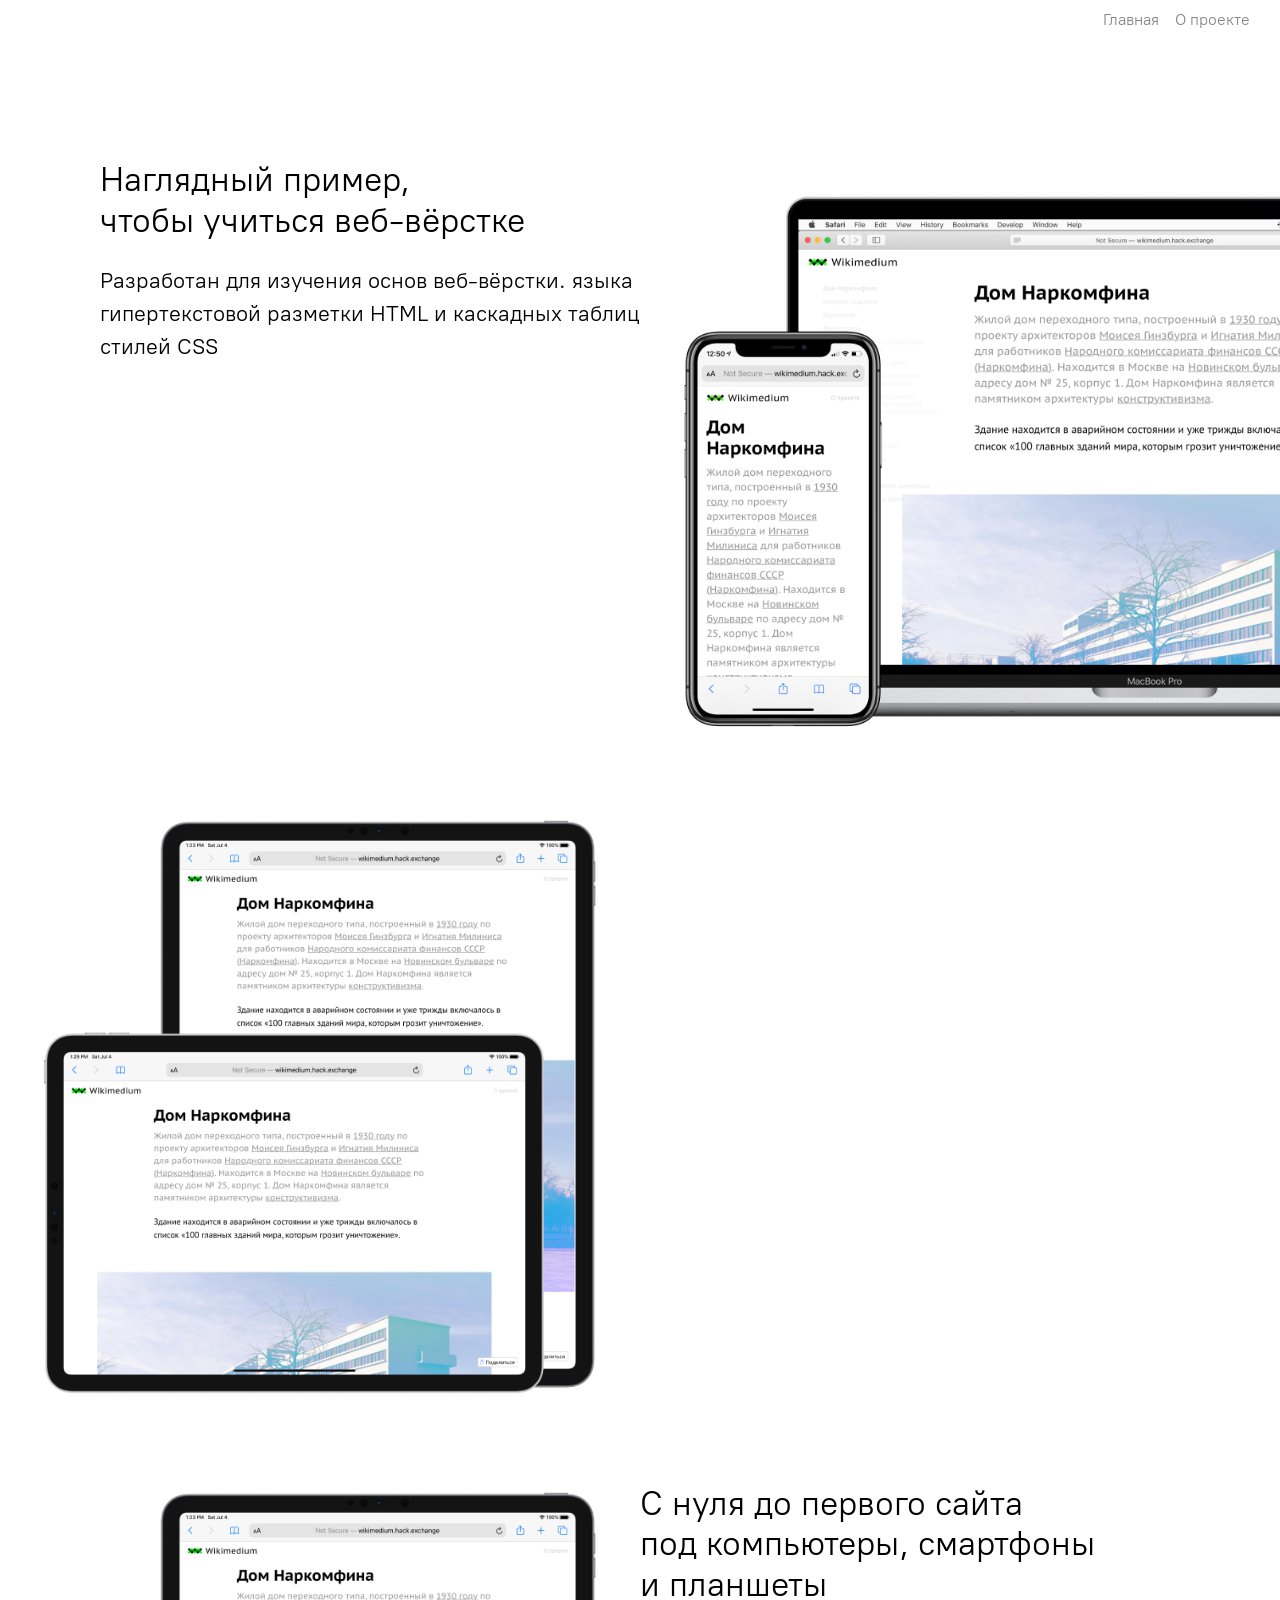
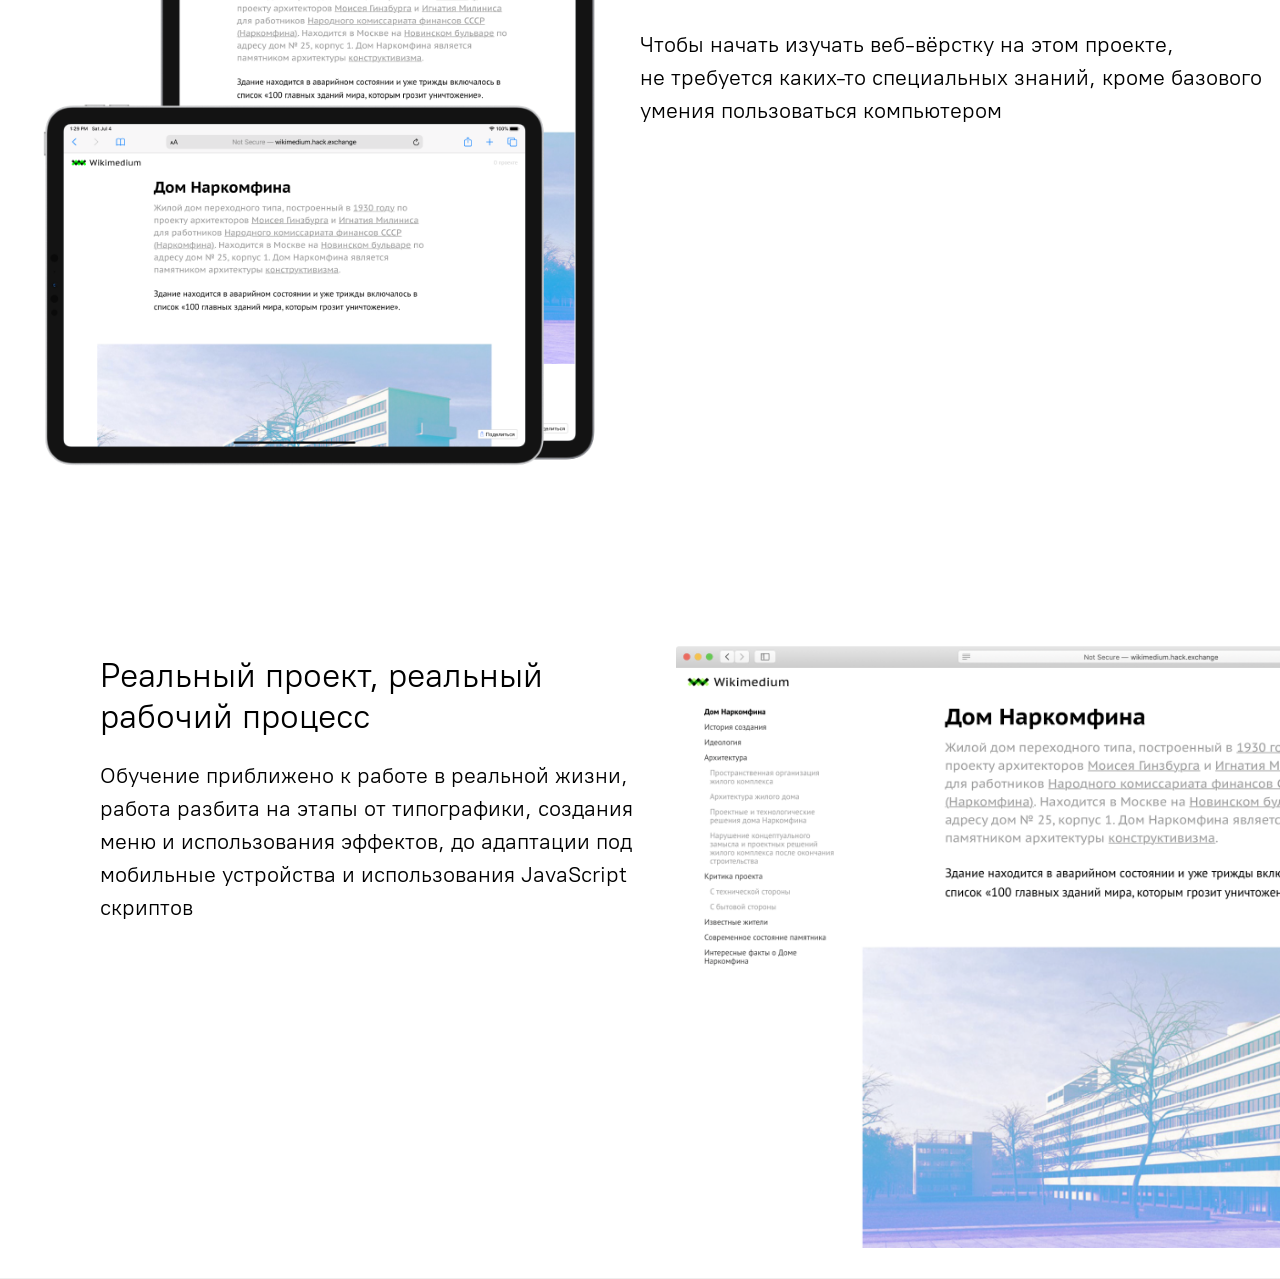
<file: about.html>
<!doctype html>
<html lang="ru">
  <head>
    <meta charset="UTF-8" />
    <meta name="viewport" content="width=device-width, initial-scale=1.0" />
    <title>О проекте</title>
    <link rel="stylesheet" href="stylesheets/style.css" />
  </head>
  <body class="about">
    <nav class="menubar">
      <a href="index.html">Главная</a>
      <a href="about.html">О проекте</a>
    </nav>

    <main class="about-main">
      <section class="section-1">
        <div>
          <h2>Наглядный пример, чтобы&nbsp;учиться веб-вёрстке</h2>

          <p>
            Разработан для изучения основ веб-вёрстки. языка гипертекстовой
            разметки HTML и каскадных таблиц стилей CSS
          </p>
        </div>

        <div>
          <img
            src="images/about1.png"
            alt="мокап проекта Дом Наркомфина на десктопе и телефоне"
          />
        </div>
      </section>

      <section class="section-2">
        <div>
          <img
            src="images/about2.png"
            alt="мокап проекта Дом Наркомфина на планшетах"
          />
        </div>
      </section>

      <section class="section-2">
        <div>
          <img
            src="images/about2.png"
            alt="мокап проекта Дом Наркомфина на планшетах"
          />
        </div>

        <div>
          <h2>
            С нуля до первого сайта под&nbsp;компьютеры, смартфоны
            и&nbsp;планшеты
          </h2>

          <p>
            Чтобы начать изучать веб-вёрстку на этом проекте, не&nbsp;требуется
            каких-то специальных знаний, кроме базового умения пользоваться
            компьютером
          </p>
        </div>
      </section>

      <section class="section-3">
        <div>
          <h2>Реальный проект, реальный рабочий процесс</h2>

          <p>
            Обучение приближено к работе в реальной жизни, работа разбита на
            этапы от типографики, создания меню и использования эффектов, до
            адаптации под мобильные устройства и использования JavaScript
            скриптов
          </p>
        </div>

        <div>
          <img
            src="images/about3.png"
            alt="скрин проекта Дом Наркомфина из браузера"
          />
        </div>
      </section>

      <section class="section-4"></section>
    </main>
  </body>
</html>
</file>
<file: stylesheets/style.css>
@import "reset.css";
@import "fonts.css";
@import "layout.css";
</file>
